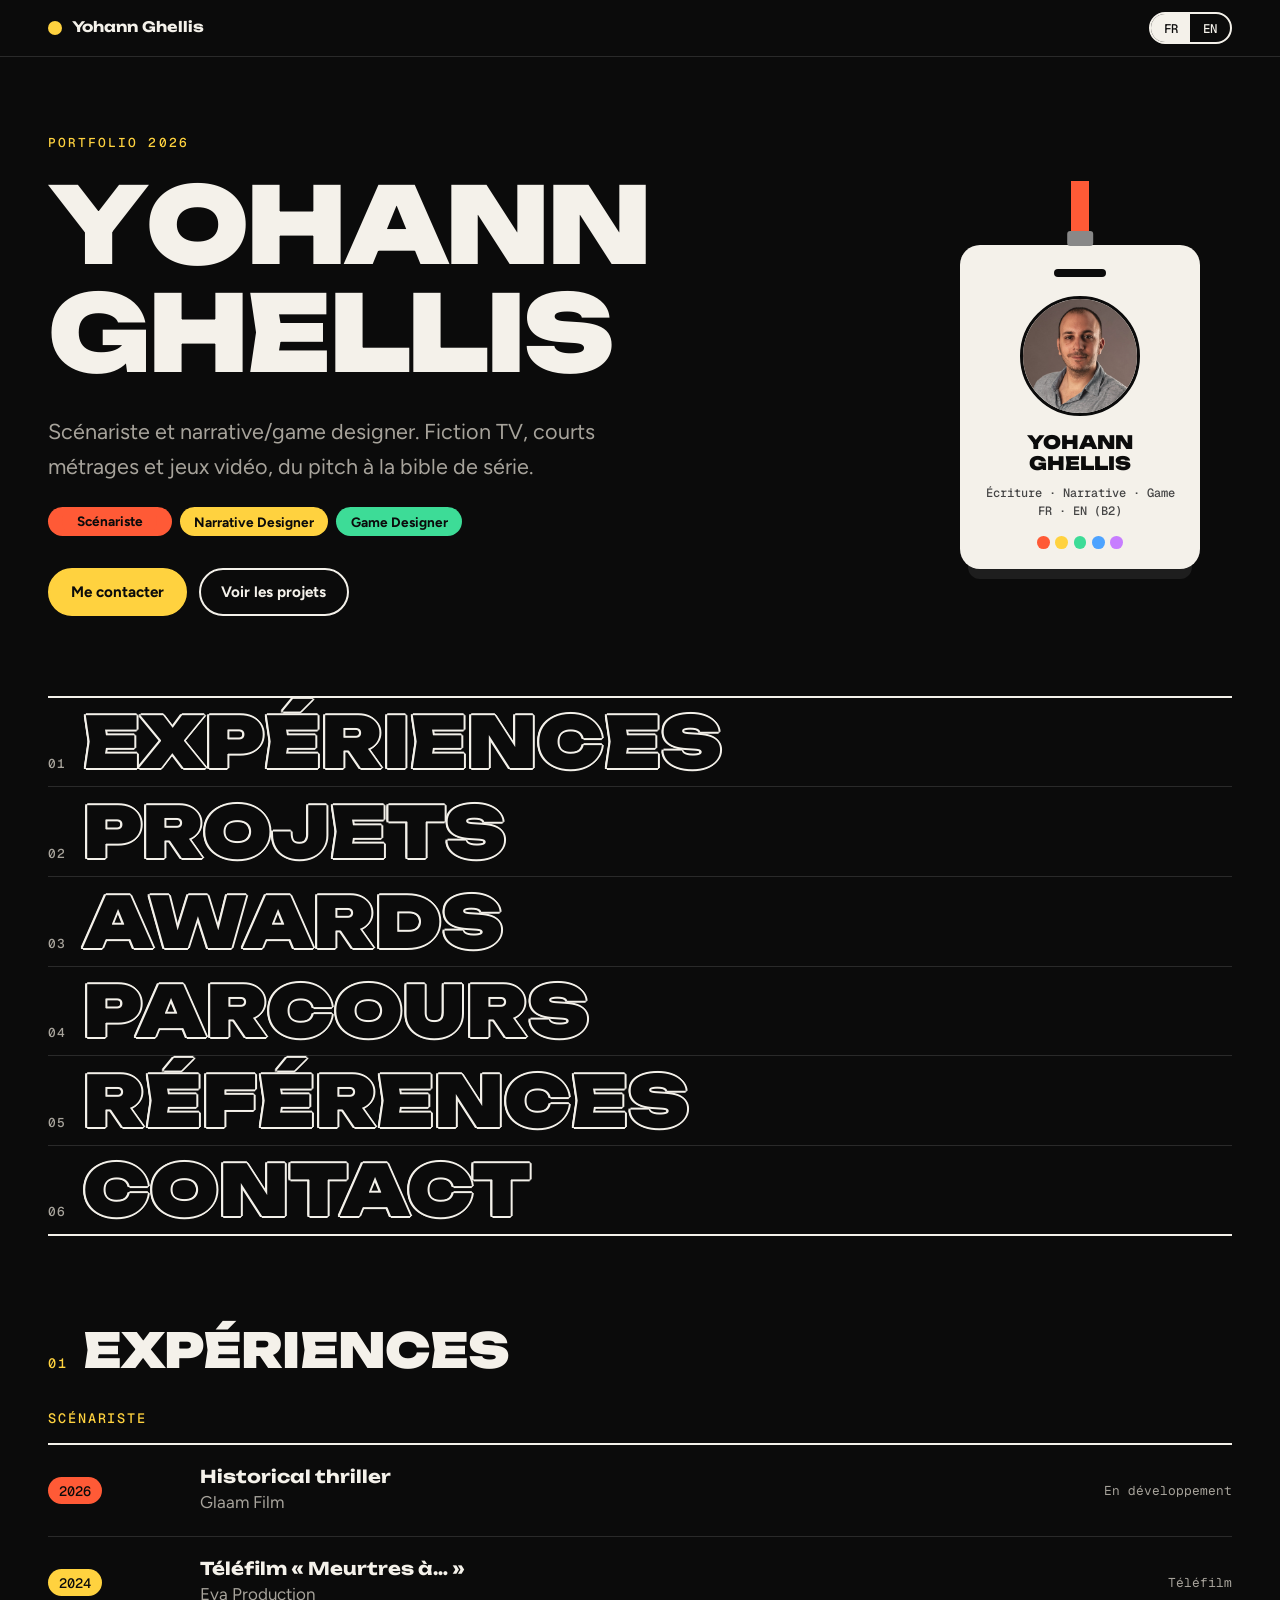
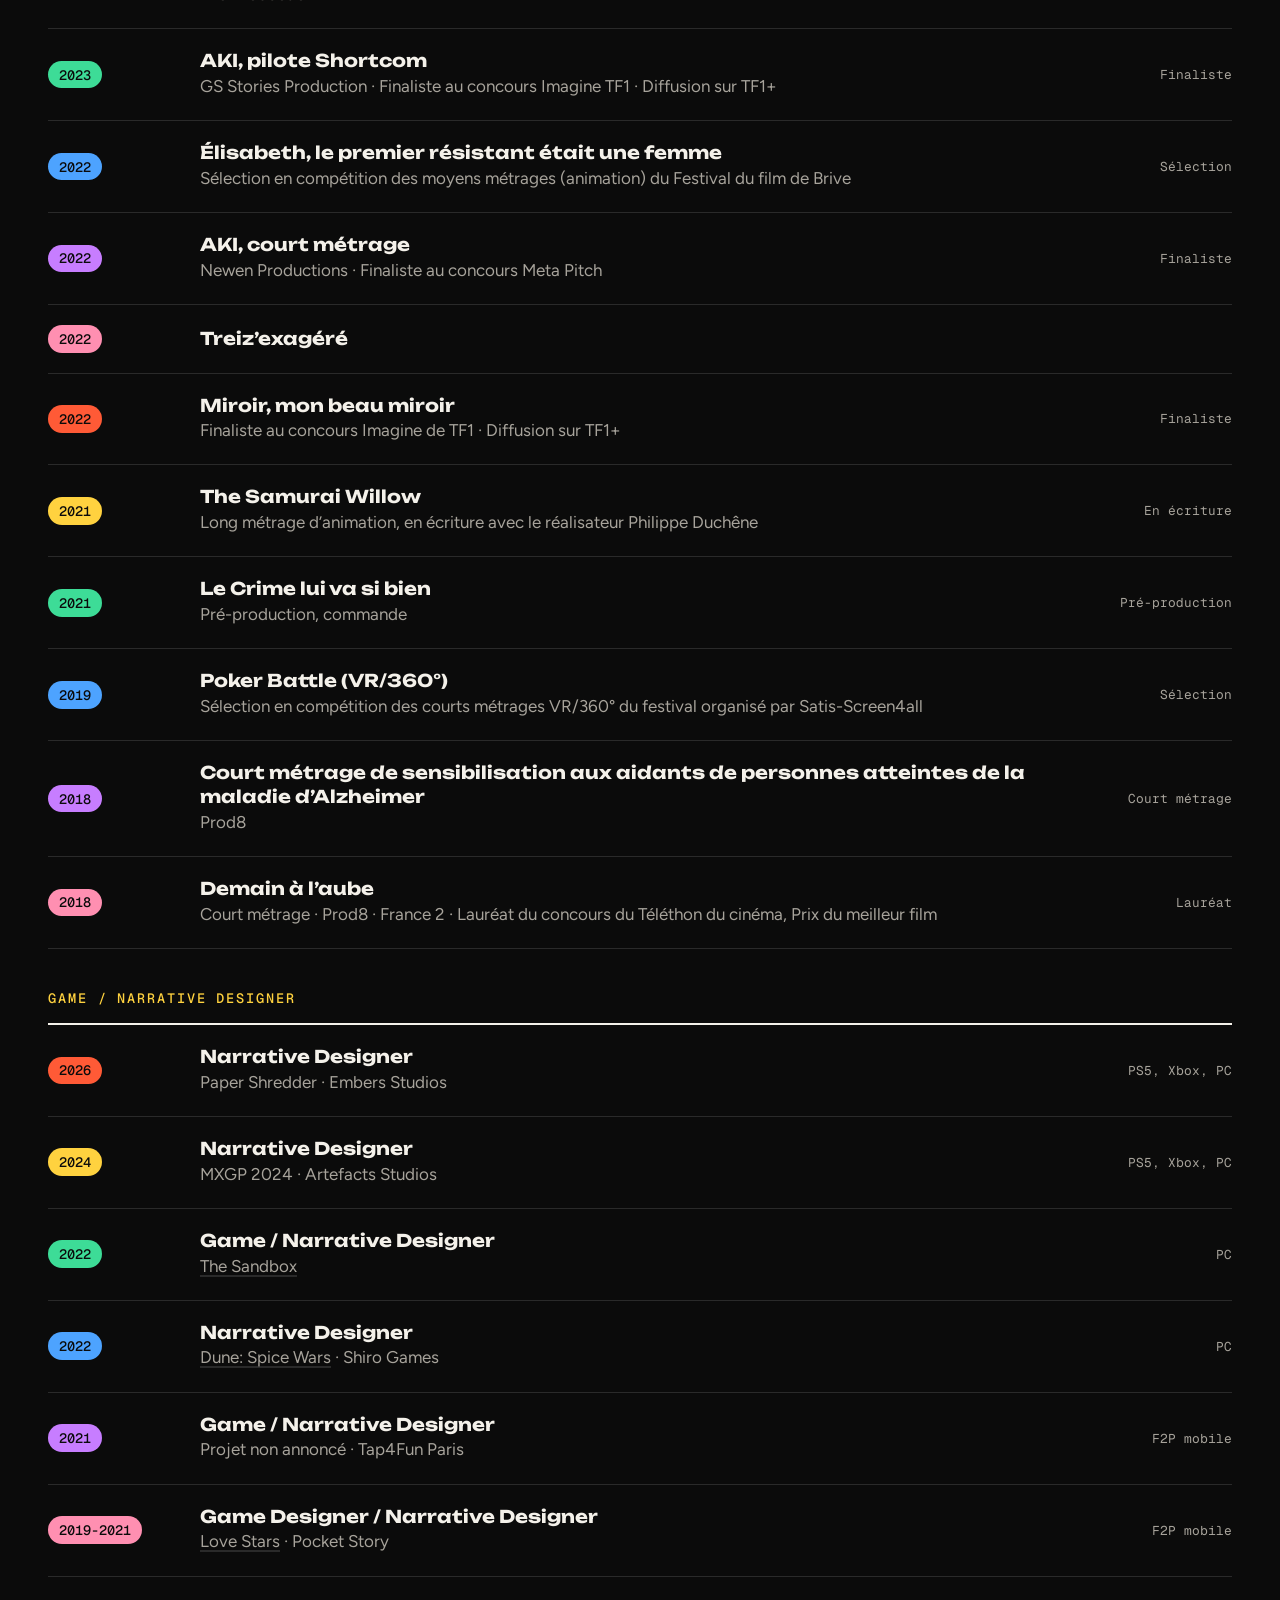
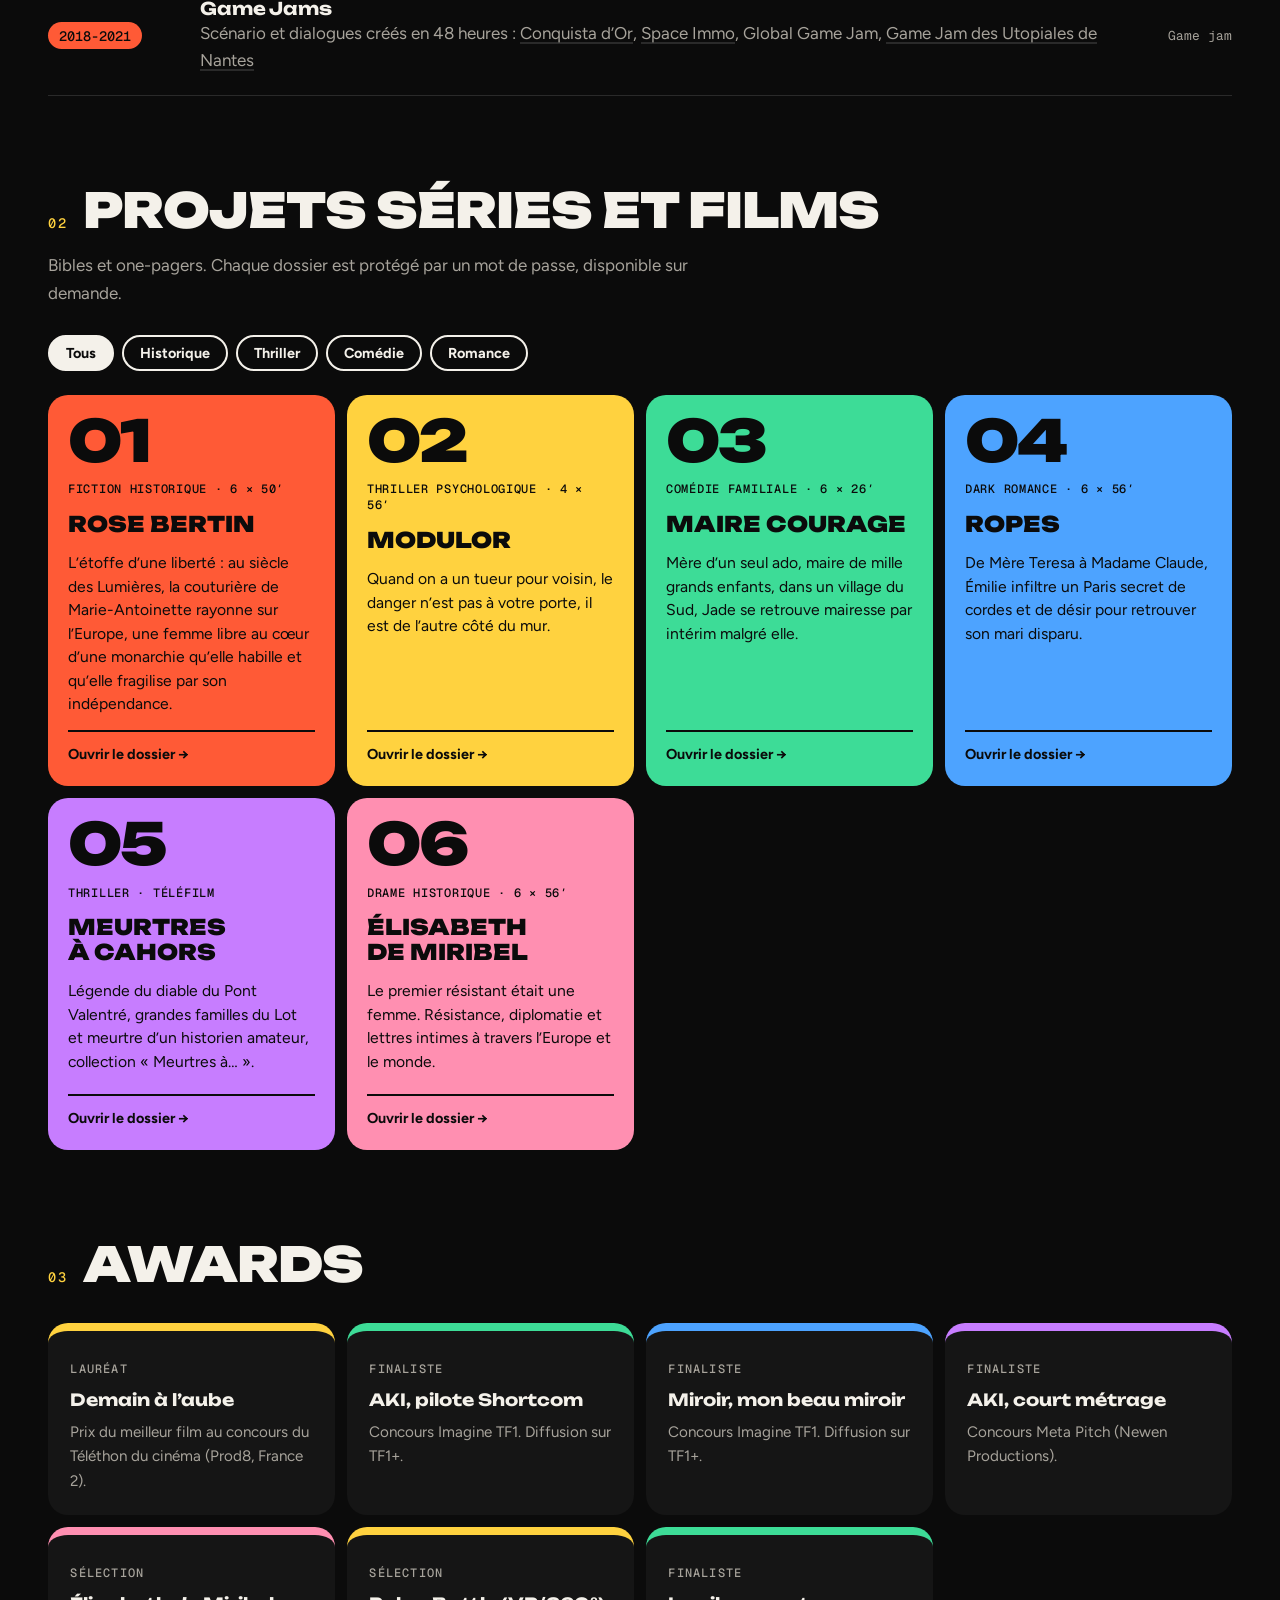
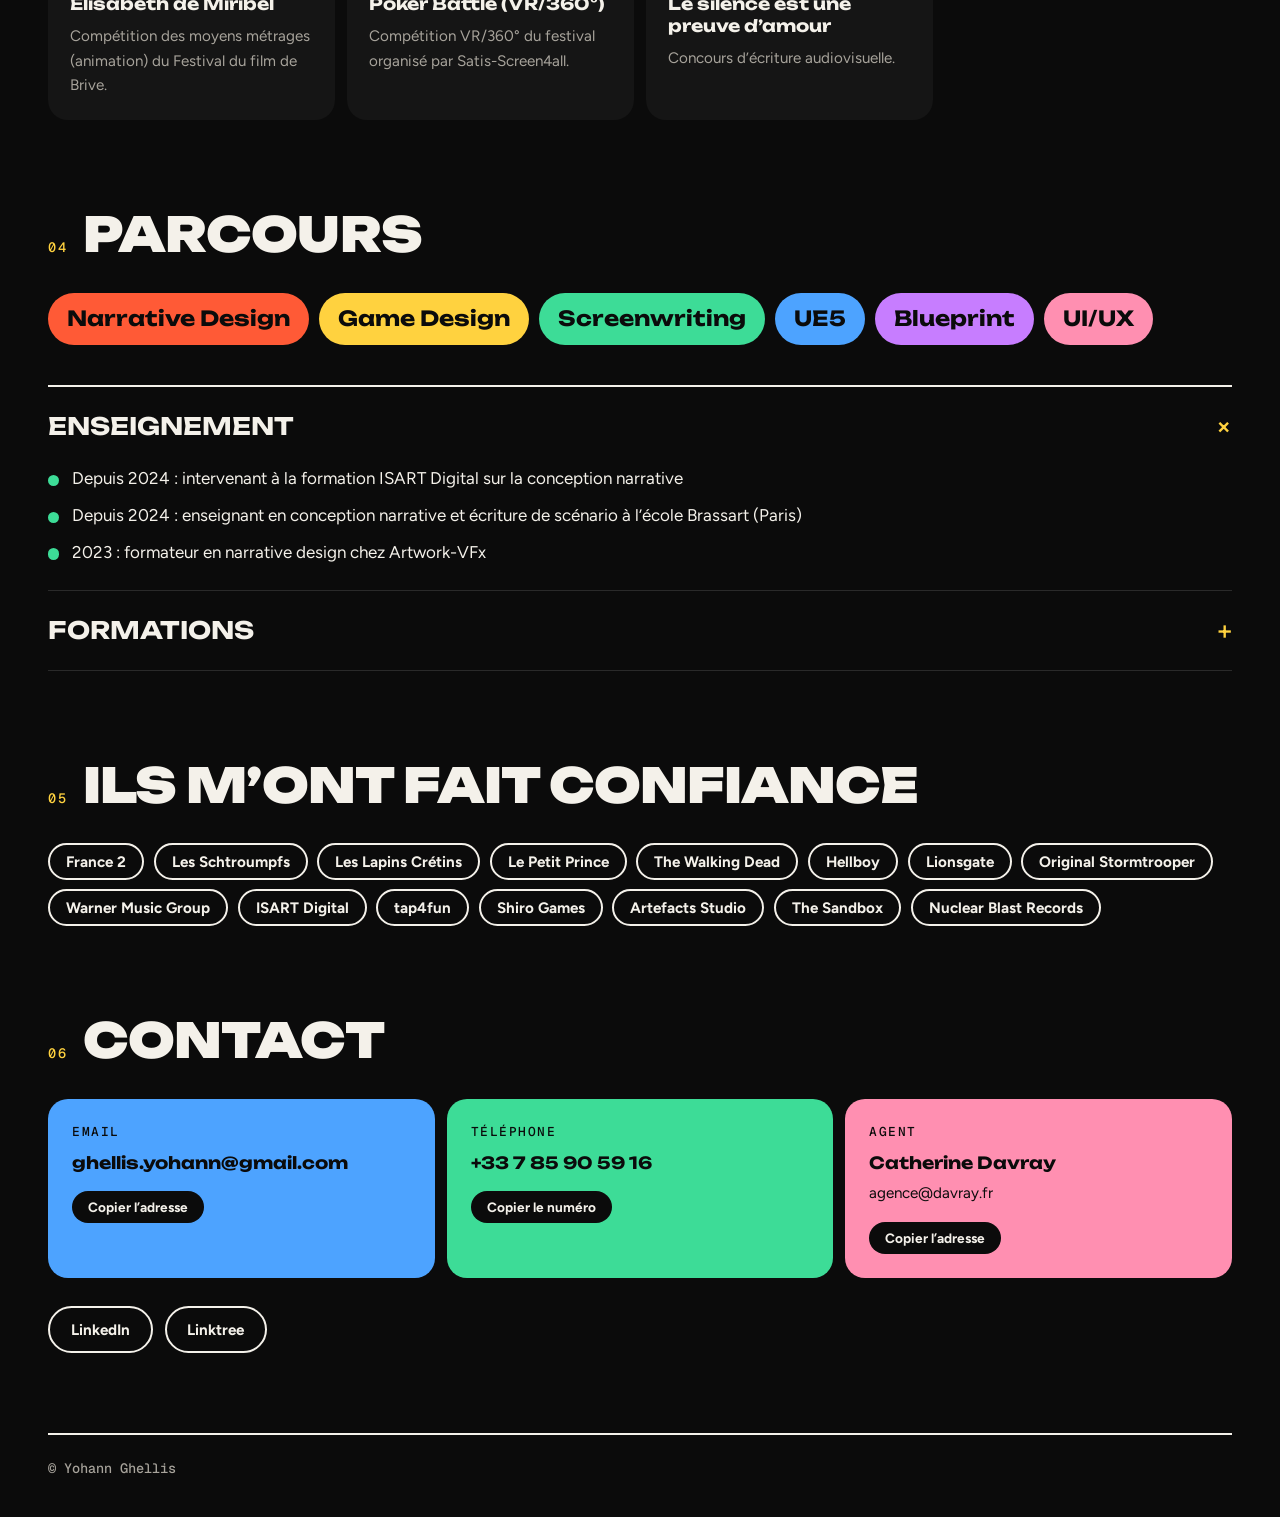
<file: index.html>
<!doctype html>
<html lang="fr">
<head>
<meta charset="utf-8">
<meta name="viewport" content="width=device-width, initial-scale=1">
<meta name="description" content="Yohann Ghellis, scénariste et narrative/game designer. Fiction TV, courts métrages et jeux vidéo. Portfolio bilingue FR/EN.">
<meta name="theme-color" content="#0b0b0b">
<meta property="og:title" content="Yohann Ghellis, Portfolio">
<meta property="og:description" content="Scénariste et narrative/game designer.">
<meta property="og:type" content="website">
<meta property="og:locale" content="fr_FR">
<title>Yohann Ghellis Portfolio</title>
<link rel="stylesheet" href="https://fonts.googleapis.com/css2?family=Unbounded:wght@500;700;900&family=Figtree:wght@400;600;700&family=Geist+Mono:wght@400;500&display=swap">
<style>
/* Layout: near-black stage, bouncing display letters beside a swinging ID badge, outlined index, then five-to-six bright numbered columns for projects */
:root{
  color-scheme:dark;
  --bg:#0b0b0b;
  --panel:#151515;
  --fg:#f4f1ea;
  --muted:#a7a39b;
  --line:#2a2a2a;
  --c1:#ff5a36;
  --c2:#ffd23f;
  --c3:#3ddc97;
  --c4:#4da3ff;
  --c5:#c77dff;
  --c6:#ff8fb1;
  --ink:#0b0b0b;
  --font-display:'Unbounded','Arial Black',system-ui,sans-serif;
  --font-body:'Figtree','Segoe UI',system-ui,sans-serif;
  --font-mono:'Geist Mono',ui-monospace,Menlo,Consolas,monospace;
}
*{box-sizing:border-box}
body{margin:0}
html{scroll-behavior:smooth;scroll-padding-top:4.5rem}
body{background:var(--bg);color:var(--fg);font-family:var(--font-body);font-size:1.0625rem;line-height:1.6;padding-inline:1rem;padding-block:0;overflow-x:hidden}
a{color:inherit}
a:focus-visible,button:focus-visible,summary:focus-visible{outline:3px solid var(--c2);outline-offset:3px;border-radius:6px}
.wrap{max-width:74rem;margin-inline:auto}
html[data-lang="en"] .fr{display:none}
html:not([data-lang="en"]) .en{display:none}

/* header */
.top{position:sticky;top:env(safe-area-inset-top,0px);z-index:20;background:var(--bg);border-bottom:1px solid var(--line);margin-inline:-1rem;padding-inline:1rem}
.top .wrap{display:flex;align-items:center;justify-content:space-between;gap:1rem;min-height:3.5rem}
.brand{font-family:var(--font-display);font-weight:700;font-size:.9rem;text-decoration:none;display:flex;align-items:center;gap:.6rem;white-space:nowrap}
.brand i{width:.9rem;height:.9rem;border-radius:50%;background:var(--c2);display:inline-block}
.lang{display:inline-flex;border:2px solid var(--fg);border-radius:999px;overflow:hidden}
.lang button{font:500 .78rem var(--font-mono);background:transparent;color:var(--fg);border:0;padding:.35rem .8rem;cursor:pointer}
.lang button[aria-pressed="true"]{background:var(--fg);color:var(--ink)}

/* hero */
.hero{display:grid;grid-template-columns:minmax(0,1fr) minmax(0,19rem);gap:2rem 3rem;align-items:center;padding-block:clamp(2.5rem,6vw,5rem) clamp(2.5rem,5vw,4rem)}
.kicker{font:500 .8rem var(--font-mono);letter-spacing:.16em;text-transform:uppercase;color:var(--c2);margin:0 0 1.25rem}
h1{font-family:var(--font-display);font-weight:900;font-size:clamp(2.1rem,9.6vw,6.6rem);line-height:1.02;letter-spacing:-.03em;margin:0;text-transform:uppercase}
h1 .w{display:block;white-space:nowrap}
h1 .ch{display:inline-block;transform-origin:50% 100%;cursor:default}
h1 .ch.b{animation:bounce .7s cubic-bezier(.3,1.6,.5,1)}
@keyframes bounce{0%{transform:translateY(0)}35%{transform:translateY(-.22em) rotate(-4deg)}70%{transform:translateY(.03em)}100%{transform:translateY(0)}}
.lede{font-size:clamp(1.1rem,2.3vw,1.35rem);max-width:36rem;margin:1.75rem 0 0;color:var(--muted);text-wrap:pretty}
.roles{display:flex;flex-wrap:wrap;gap:.5rem;margin-top:1.5rem}
.roles span{font:700 .85rem var(--font-body);padding:.4rem .9rem;border-radius:999px;color:var(--ink)}
.roles span:nth-child(1){background:var(--c1)}.roles span:nth-child(2){background:var(--c2)}.roles span:nth-child(3){background:var(--c3)}
.actions{display:flex;flex-wrap:wrap;gap:.75rem;margin-top:2rem}
.btn{display:inline-flex;align-items:center;gap:.5rem;font:700 .95rem var(--font-body);text-decoration:none;padding:.8rem 1.3rem;border-radius:999px;border:2px solid var(--fg);background:transparent;color:var(--fg);cursor:pointer;transition:transform .2s}
.btn:hover{transform:translateY(-3px) rotate(-1deg)}
.btn.solid{background:var(--c2);border-color:var(--c2);color:var(--ink)}

/* badge */
.lanyard{display:flex;justify-content:center;min-width:0;padding-top:0}
.swing{transform-origin:50% 0;animation:swing 5s ease-in-out infinite;display:flex;flex-direction:column;align-items:center;width:100%;max-width:15rem}
@keyframes swing{0%,100%{transform:rotate(-3deg)}50%{transform:rotate(3deg)}}
.strap{width:1.1rem;height:3.5rem;background:var(--c1);border-radius:0 0 3px 3px;position:relative}
.strap::after{content:"";position:absolute;left:50%;bottom:-.55rem;width:1.6rem;height:.9rem;background:#888;border-radius:3px;transform:translateX(-50%)}
.badge{margin-top:.5rem;width:100%;background:var(--fg);color:var(--ink);border-radius:1.25rem;padding:1.5rem 1.25rem 1.25rem;text-align:center;box-shadow:0 18px 0 -8px rgba(255,255,255,.08)}
.slot{width:3.2rem;height:.5rem;background:var(--bg);border-radius:999px;margin:0 auto 1.2rem}
.avatar{width:7.5rem;height:7.5rem;border-radius:50%;background:var(--c2);margin:0 auto 1rem;display:grid;place-items:center;font-family:var(--font-display);font-weight:900;font-size:2.4rem;border:3px solid var(--ink);position:relative;overflow:hidden}
.avatar img{width:100%;height:100%;object-fit:cover;display:block}
.avatar::before{display:none;content:"";position:absolute;inset:auto -10% -30% -10%;height:55%;background:var(--c4);border-radius:50% 50% 0 0}
.avatar b{position:relative;z-index:1}
.badge h2{font-family:var(--font-display);font-weight:900;font-size:1.15rem;line-height:1.15;margin:0;text-transform:uppercase}
.badge p{font:500 .75rem var(--font-mono);margin:.6rem 0 0;color:#444;line-height:1.5}
.badge .bar{display:flex;justify-content:center;gap:.35rem;margin-top:1rem}
.badge .bar i{width:.8rem;height:.8rem;border-radius:50%}
.badge .bar i:nth-child(1){background:var(--c1)}.badge .bar i:nth-child(2){background:var(--c2)}.badge .bar i:nth-child(3){background:var(--c3)}.badge .bar i:nth-child(4){background:var(--c4)}.badge .bar i:nth-child(5){background:var(--c5)}

/* outlined index */
.index{border-block:2px solid var(--fg);margin-block:1rem 0}
.index a{--o:var(--fg);--w:.028em;display:flex;align-items:baseline;gap:1rem;text-decoration:none;padding-block:.35rem;border-bottom:1px solid var(--line);color:var(--bg);text-shadow:calc(var(--w)*-1) 0 var(--o),var(--w) 0 var(--o),0 calc(var(--w)*-1) var(--o),0 var(--w) var(--o),calc(var(--w)*-.75) calc(var(--w)*-.75) var(--o),calc(var(--w)*.75) calc(var(--w)*-.75) var(--o),calc(var(--w)*-.75) calc(var(--w)*.75) var(--o),calc(var(--w)*.75) calc(var(--w)*.75) var(--o);font-family:var(--font-display);font-weight:900;font-size:clamp(1.7rem,7.2vw,4.4rem);line-height:1.1;text-transform:uppercase;transition:color .2s,padding-left .2s;min-width:0}
.index a:last-child{border-bottom:0}
.index a small{font:500 .8rem var(--font-mono);text-shadow:none;color:var(--muted);letter-spacing:.1em}
.index a:hover,.index a:focus-visible{color:var(--c2);--o:var(--c2);padding-left:1rem}

/* sections */
section{padding-block:clamp(3rem,7vw,5.5rem) 0}
.sh{display:flex;align-items:baseline;gap:1rem;margin-bottom:2rem;flex-wrap:wrap}
.sh .n{font:500 .85rem var(--font-mono);color:var(--c2);letter-spacing:.12em}
.sh h2{font-family:var(--font-display);font-weight:900;font-size:clamp(1.6rem,5vw,3rem);line-height:1.1;letter-spacing:-.02em;margin:0;text-transform:uppercase;text-wrap:balance}
.note{color:var(--muted);margin:-1rem 0 1.75rem;max-width:40rem}

/* experience */
.xp{list-style:none;margin:0;padding:0;border-top:2px solid var(--fg)}
.xp li{display:grid;grid-template-columns:8rem minmax(0,1fr) auto;gap:.3rem 1.5rem;padding-block:1.25rem;border-bottom:1px solid var(--line);align-items:center}
.xp .y{font:500 .85rem var(--font-mono);color:var(--ink);padding:.3rem .7rem;border-radius:999px;justify-self:start}
.xp li:nth-child(6n+1) .y{background:var(--c1)}.xp li:nth-child(6n+2) .y{background:var(--c2)}.xp li:nth-child(6n+3) .y{background:var(--c3)}.xp li:nth-child(6n+4) .y{background:var(--c4)}.xp li:nth-child(6n+5) .y{background:var(--c5)}.xp li:nth-child(6n) .y{background:var(--c6)}
.xh{font:500 .85rem var(--font-mono);letter-spacing:.14em;text-transform:uppercase;color:var(--c2);margin:2.5rem 0 1rem}
.xh:first-of-type{margin-top:0}
.xp strong{font-family:var(--font-display);font-weight:700;font-size:1.1rem;display:block;line-height:1.35}
.xp .t{min-width:0}
.xp .t span{color:var(--muted)}
.xp .t strong span{color:inherit}
.xp .t a{text-decoration-thickness:2px;text-underline-offset:3px;text-decoration-color:var(--line)}
.xp .t a:hover{text-decoration-color:var(--c2);color:var(--c2)}
.xp .p{font:400 .8rem var(--font-mono);color:var(--muted);text-align:right}

/* filters */
.filters{display:flex;flex-wrap:wrap;gap:.5rem;margin-bottom:1.5rem}
.filters button{font:700 .9rem var(--font-body);background:transparent;color:var(--fg);border:2px solid var(--fg);border-radius:999px;padding:.45rem 1rem;cursor:pointer}
.filters button[aria-pressed="true"]{background:var(--fg);color:var(--ink)}

/* project columns */
.cols{display:grid;grid-template-columns:repeat(auto-fit,minmax(min(100%,15rem),1fr));gap:.75rem}
.col{display:flex;flex-direction:column;gap:.9rem;padding:1.25rem;border-radius:1.25rem;color:var(--ink);text-decoration:none;min-width:0;min-height:22rem;transition:transform .25s}
.col:hover{transform:translateY(-6px) rotate(-.6deg)}
.col[hidden]{display:none}
.col:nth-child(1){background:var(--c1)}.col:nth-child(2){background:var(--c2)}.col:nth-child(3){background:var(--c3)}.col:nth-child(4){background:var(--c4)}.col:nth-child(5){background:var(--c5)}.col:nth-child(6){background:var(--c6)}
.col .num{font-family:var(--font-display);font-weight:900;font-size:3.6rem;line-height:.9;letter-spacing:-.04em}
.col .fmt{font:500 .75rem var(--font-mono);letter-spacing:.06em;text-transform:uppercase}
.col h3{font-family:var(--font-display);font-weight:900;font-size:1.35rem;line-height:1.15;margin:0;text-transform:uppercase;text-wrap:balance}
.col p{margin:0;font-size:.98rem;line-height:1.5;flex:1}
.col .go{font-weight:700;font-size:.9rem;border-top:2px solid var(--ink);padding-top:.7rem}

/* awards */
.aw{display:grid;grid-template-columns:repeat(auto-fit,minmax(min(100%,15rem),1fr));gap:.75rem}
.aw div{background:var(--panel);border-radius:1.25rem;padding:1.4rem;border-top:.5rem solid var(--c2)}
.aw div:nth-child(5n+2){border-top-color:var(--c3)}.aw div:nth-child(5n+3){border-top-color:var(--c4)}.aw div:nth-child(5n+4){border-top-color:var(--c5)}.aw div:nth-child(5n){border-top-color:var(--c6)}
.aw .s{font:500 .75rem var(--font-mono);letter-spacing:.1em;text-transform:uppercase;color:var(--muted)}
.aw h3{font-family:var(--font-display);font-weight:700;font-size:1.05rem;line-height:1.3;margin:.5rem 0 .6rem}
.aw p{margin:0;color:var(--muted);font-size:.95rem}

/* skills */
.chips{display:flex;flex-wrap:wrap;gap:.6rem;margin:0;padding:0;list-style:none}
.chips li{font-family:var(--font-display);font-weight:700;font-size:clamp(.95rem,3.2vw,1.3rem);padding:.6rem 1.2rem;border-radius:999px;color:var(--ink)}
.chips li:nth-child(1){background:var(--c1)}.chips li:nth-child(2){background:var(--c2)}.chips li:nth-child(3){background:var(--c3)}.chips li:nth-child(4){background:var(--c4)}.chips li:nth-child(5){background:var(--c5)}.chips li:nth-child(6){background:var(--c6)}

.chips.trust li{font:700 .95rem var(--font-body);background:transparent;color:var(--fg);border:2px solid var(--fg);padding:.45rem 1rem}

/* accordion */
.acc{border-top:2px solid var(--fg)}
details{border-bottom:1px solid var(--line)}
summary{list-style:none;cursor:pointer;display:flex;justify-content:space-between;align-items:center;gap:1rem;padding-block:1.25rem;font-family:var(--font-display);font-weight:700;font-size:clamp(1.05rem,3.4vw,1.5rem);text-transform:uppercase}
summary::-webkit-details-marker{display:none}
summary::after{content:"+";font:500 1.6rem var(--font-mono);color:var(--c2);transition:transform .25s}
details[open] summary::after{transform:rotate(45deg)}
details ul{margin:0 0 1.5rem;padding:0;list-style:none;display:grid;gap:.6rem}
details li{padding-left:1.5rem;position:relative;color:var(--fg)}
details li::before{content:"";position:absolute;left:0;top:.55em;width:.7rem;height:.7rem;border-radius:50%;background:var(--c3)}

/* contact */
.ct{display:grid;grid-template-columns:repeat(auto-fit,minmax(min(100%,16rem),1fr));gap:.75rem}
.box{padding:1.5rem;border-radius:1.25rem;color:var(--ink);min-width:0}
.box:nth-child(1){background:var(--c4)}.box:nth-child(2){background:var(--c3)}.box:nth-child(3){background:var(--c6)}
.box h3{font:500 .8rem var(--font-mono);letter-spacing:.12em;text-transform:uppercase;margin:0 0 .8rem}
.val{font-family:var(--font-display);font-weight:700;font-size:1.05rem;line-height:1.35;overflow-wrap:anywhere;margin:0 0 1rem;user-select:all}
.sub{margin:-.6rem 0 1rem;font-size:.95rem;overflow-wrap:anywhere}
.copy{font:700 .85rem var(--font-body);background:var(--ink);color:var(--fg);border:0;border-radius:999px;padding:.5rem 1rem;cursor:pointer}
.copy:hover{transform:translateY(-2px)}
.links{display:flex;flex-wrap:wrap;gap:.75rem;margin-top:1.75rem}
footer{margin-top:clamp(3rem,7vw,5rem);border-top:2px solid var(--fg);padding-block:1.5rem 2.5rem;font:500 .85rem var(--font-mono);color:var(--muted)}

@media (max-width:820px){
  .hero{grid-template-columns:minmax(0,1fr)}
  .lanyard{order:-1}
  .swing{max-width:12rem}
  .strap{height:2rem}
  .avatar{width:5.5rem;height:5.5rem;font-size:1.8rem}
  .xp li{grid-template-columns:minmax(0,1fr);gap:.5rem}
  .xp .p{text-align:left}
  .col{min-height:0}
}
@media (prefers-reduced-motion:reduce){
  html{scroll-behavior:auto}
  .swing,h1 .ch.b{animation:none}
  .btn,.col,.index a{transition:none}
}
</style>

</head>
<body>
<header class="top">
  <div class="wrap">
    <a class="brand" href="#top"><i></i>Yohann Ghellis</a>
    <div class="lang" role="group" aria-label="Langue / Language">
      <button type="button" id="b-fr" aria-pressed="true">FR</button>
      <button type="button" id="b-en" aria-pressed="false">EN</button>
    </div>
  </div>
</header>

<main class="wrap" id="top">
  <div class="hero">
    <div>
      <p class="kicker"><span class="fr">Portfolio 2026</span><span class="en">Portfolio 2026</span></p>
      <h1 id="name" aria-label="Yohann Ghellis"><span class="w">Yohann</span><span class="w">Ghellis</span></h1>
      <p class="lede">
        <span class="fr">Scénariste et narrative/game designer. Fiction TV, courts métrages et jeux vidéo, du pitch à la bible de série.</span>
        <span class="en">Screenwriter and narrative/game designer. TV fiction, short films and video games, from pitch to series bible.</span>
      </p>
      <div class="roles"><span><span class="fr">Scénariste</span><span class="en">Screenwriter</span></span><span>Narrative Designer</span><span>Game Designer</span></div>
      <div class="actions">
        <a class="btn solid" href="#contact"><span class="fr">Me contacter</span><span class="en">Get in touch</span></a>
        <a class="btn" href="#projets"><span class="fr">Voir les projets</span><span class="en">See projects</span></a>
      </div>
    </div>
    <div class="lanyard" aria-hidden="true">
      <div class="swing">
        <div class="strap"></div>
        <div class="badge">
          <div class="slot"></div>
          <div class="avatar"><img src="assets/cv_img_14.jpeg" alt="" width="120" height="120"></div>
          <h2>Yohann<br>Ghellis</h2>
          <p>Écriture · Narrative · Game<br>FR · EN (B2)</p>
          <div class="bar"><i></i><i></i><i></i><i></i><i></i></div>
        </div>
      </div>
    </div>
  </div>

  <nav class="index" aria-label="Sommaire">
    <a href="#experiences"><small>01</small><span class="fr">Expériences</span><span class="en">Experience</span></a>
    <a href="#projets"><small>02</small><span class="fr">Projets</span><span class="en">Projects</span></a>
    <a href="#awards"><small>03</small>Awards</a>
    <a href="#parcours"><small>04</small><span class="fr">Parcours</span><span class="en">Background</span></a>
    <a href="#confiance"><small>05</small><span class="fr">Références</span><span class="en">Credits</span></a>
    <a href="#contact"><small>06</small>Contact</a>
  </nav>

  <section id="experiences">
    <div class="sh"><span class="n">01</span><h2><span class="fr">Expériences</span><span class="en">Experience</span></h2></div>
    <h3 class="xh"><span class="fr">Scénariste</span><span class="en">Screenwriter</span></h3>
    <ul class="xp">
      <li><span class="y">2026</span><div class="t"><strong>Historical thriller</strong><span>Glaam Film</span></div><span class="p"><span class="fr">En développement</span><span class="en">In development</span></span></li>
      <li><span class="y">2024</span><div class="t"><strong><span class="fr">Téléfilm « Meurtres à… »</span><span class="en">TV movie “Meurtres à…”</span></strong><span>Eva Production</span></div><span class="p"><span class="fr">Téléfilm</span><span class="en">TV movie</span></span></li>
      <li><span class="y">2023</span><div class="t"><strong><span class="fr">AKI, pilote Shortcom</span><span class="en">AKI, Shortcom pilot</span></strong><span><span class="fr">GS Stories Production · Finaliste au concours Imagine TF1 · Diffusion sur TF1+</span><span class="en">GS Stories Production · Finalist, Imagine TF1 competition · Broadcast on TF1+</span></span></div><span class="p"><span class="fr">Finaliste</span><span class="en">Finalist</span></span></li>
      <li><span class="y">2022</span><div class="t"><strong><span class="fr">Élisabeth, le premier résistant était une femme</span><span class="en">Élisabeth, the first Resistance fighter was a woman</span></strong><span><span class="fr">Sélection en compétition des moyens métrages (animation) du Festival du film de Brive</span><span class="en">Selected in the medium-length (animation) competition, Brive Film Festival</span></span></div><span class="p"><span class="fr">Sélection</span><span class="en">Selection</span></span></li>
      <li><span class="y">2022</span><div class="t"><strong><span class="fr">AKI, court métrage</span><span class="en">AKI, short film</span></strong><span><span class="fr">Newen Productions · Finaliste au concours Meta Pitch</span><span class="en">Newen Productions · Finalist, Meta Pitch competition</span></span></div><span class="p"><span class="fr">Finaliste</span><span class="en">Finalist</span></span></li>
      <li><span class="y">2022</span><div class="t"><strong>Treiz’exagéré</strong></div><span class="p"></span></li>
      <li><span class="y">2022</span><div class="t"><strong>Miroir, mon beau miroir</strong><span><span class="fr">Finaliste au concours Imagine de TF1 · Diffusion sur TF1+</span><span class="en">Finalist, TF1 Imagine competition · Broadcast on TF1+</span></span></div><span class="p"><span class="fr">Finaliste</span><span class="en">Finalist</span></span></li>
      <li><span class="y">2021</span><div class="t"><strong>The Samurai Willow</strong><span><span class="fr">Long métrage d’animation, en écriture avec le réalisateur Philippe Duchêne</span><span class="en">Animated feature film, in writing with director Philippe Duchêne</span></span></div><span class="p"><span class="fr">En écriture</span><span class="en">In writing</span></span></li>
      <li><span class="y">2021</span><div class="t"><strong>Le Crime lui va si bien</strong><span><span class="fr">Pré-production, commande</span><span class="en">Pre-production, commissioned</span></span></div><span class="p"><span class="fr">Pré-production</span><span class="en">Pre-production</span></span></li>
      <li><span class="y">2019</span><div class="t"><strong>Poker Battle (VR/360°)</strong><span><span class="fr">Sélection en compétition des courts métrages VR/360° du festival organisé par Satis-Screen4all</span><span class="en">Selected in the VR/360° short film competition, festival organised by Satis-Screen4all</span></span></div><span class="p"><span class="fr">Sélection</span><span class="en">Selection</span></span></li>
      <li><span class="y">2018</span><div class="t"><strong><span class="fr">Court métrage de sensibilisation aux aidants de personnes atteintes de la maladie d’Alzheimer</span><span class="en">Awareness short film for carers of people with Alzheimer’s disease</span></strong><span>Prod8</span></div><span class="p"><span class="fr">Court métrage</span><span class="en">Short film</span></span></li>
      <li><span class="y">2018</span><div class="t"><strong>Demain à l’aube</strong><span><span class="fr">Court métrage · Prod8 · France 2 · Lauréat du concours du Téléthon du cinéma, Prix du meilleur film</span><span class="en">Short film · Prod8 · France 2 · Winner of the Téléthon du cinéma competition, Best Film Award</span></span></div><span class="p"><span class="fr">Lauréat</span><span class="en">Winner</span></span></li>
    </ul>
    <h3 class="xh"><span class="fr">Game / Narrative designer</span><span class="en">Game / Narrative designer</span></h3>
    <ul class="xp">
      <li><span class="y">2026</span><div class="t"><strong>Narrative Designer</strong><span>Paper Shredder · Embers Studios</span></div><span class="p">PS5, Xbox, PC</span></li>
      <li><span class="y">2024</span><div class="t"><strong>Narrative Designer</strong><span>MXGP 2024 · Artefacts Studios</span></div><span class="p">PS5, Xbox, PC</span></li>
      <li><span class="y">2022</span><div class="t"><strong>Game / Narrative Designer</strong><span><a href="https://www.sandbox.game/en/" target="_blank" rel="noopener">The Sandbox</a></span></div><span class="p">PC</span></li>
      <li><span class="y">2022</span><div class="t"><strong>Narrative Designer</strong><span><a href="https://store.steampowered.com/app/1605220/Dune_Spice_Wars/?l=french" target="_blank" rel="noopener">Dune: Spice Wars</a> · Shiro Games</span></div><span class="p">PC</span></li>
      <li><span class="y">2021</span><div class="t"><strong>Game / Narrative Designer</strong><span><span class="fr">Projet non annoncé</span><span class="en">Unannounced project</span> · Tap4Fun Paris</span></div><span class="p">F2P mobile</span></li>
      <li><span class="y">2019-2021</span><div class="t"><strong>Game Designer / Narrative Designer</strong><span><a href="https://apps.apple.com/us/app/love-star-choices-story/id1533578468" target="_blank" rel="noopener">Love Stars</a> · Pocket Story</span></div><span class="p">F2P mobile</span></li>
      <li><span class="y">2018-2021</span><div class="t"><strong>Game Jams</strong><span><span class="fr">Scénario et dialogues créés en 48 heures :</span><span class="en">Script and dialogue written in 48 hours:</span> <a href="https://v3.globalgamejam.org/2021/games/conquistador-0" target="_blank" rel="noopener">Conquista d’Or</a>, <a href="https://globalgamejam.org/2019/games/spaceimmo" target="_blank" rel="noopener">Space Immo</a>, Global Game Jam, <a href="https://www.utopialesgamejam.com/ugj-2017/" target="_blank" rel="noopener">Game Jam des Utopiales de Nantes</a></span></div><span class="p">Game jam</span></li>
    </ul>
  </section>

  <section id="projets">
    <div class="sh"><span class="n">02</span><h2><span class="fr">Projets séries et films</span><span class="en">Series and film projects</span></h2></div>
    <p class="note"><span class="fr">Bibles et one-pagers. Chaque dossier est protégé par un mot de passe, disponible sur demande.</span><span class="en">Bibles and one-pagers. Each file is password protected, available on request.</span></p>
    <div class="filters" role="group" aria-label="Filtrer par genre / Filter by genre">
      <button type="button" data-f="all" aria-pressed="true"><span class="fr">Tous</span><span class="en">All</span></button>
      <button type="button" data-f="hist" aria-pressed="false"><span class="fr">Historique</span><span class="en">Historical</span></button>
      <button type="button" data-f="thriller" aria-pressed="false">Thriller</button>
      <button type="button" data-f="com" aria-pressed="false"><span class="fr">Comédie</span><span class="en">Comedy</span></button>
      <button type="button" data-f="rom" aria-pressed="false">Romance</button>
    </div>
    <div class="cols" id="cols">
      <a class="col" data-g="hist" href="projets/rose-bertin.html" target="_blank" rel="noopener">
        <span class="num">01</span>
        <span class="fmt"><span class="fr">Fiction historique · 6 × 50′</span><span class="en">Historical fiction · 6 × 50′</span></span>
        <h3>Rose Bertin</h3>
        <p><span class="fr">L’étoffe d’une liberté : au siècle des Lumières, la couturière de Marie-Antoinette rayonne sur l’Europe, une femme libre au cœur d’une monarchie qu’elle habille et qu’elle fragilise par son indépendance.</span><span class="en">The fabric of freedom: in the Age of Enlightenment, Marie-Antoinette’s dressmaker shines across Europe, a free woman at the heart of a monarchy she dresses and unsettles with her independence.</span></p>
        <span class="go"><span class="fr">Ouvrir le dossier</span><span class="en">Open the file</span> →</span>
      </a>
      <a class="col" data-g="thriller" href="projets/modulor.html" target="_blank" rel="noopener">
        <span class="num">02</span>
        <span class="fmt"><span class="fr">Thriller psychologique · 4 × 56′</span><span class="en">Psychological thriller · 4 × 56′</span></span>
        <h3>Modulor</h3>
        <p><span class="fr">Quand on a un tueur pour voisin, le danger n’est pas à votre porte, il est de l’autre côté du mur.</span><span class="en">When your neighbour is a killer, the danger is not at your door, it is on the other side of the wall.</span></p>
        <span class="go"><span class="fr">Ouvrir le dossier</span><span class="en">Open the file</span> →</span>
      </a>
      <a class="col" data-g="com" href="projets/faia-maire-courage.html" target="_blank" rel="noopener">
        <span class="num">03</span>
        <span class="fmt"><span class="fr">Comédie familiale · 6 × 26′</span><span class="en">Family comedy · 6 × 26′</span></span>
        <h3>Maire courage</h3>
        <p><span class="fr">Mère d’un seul ado, maire de mille grands enfants, dans un village du Sud, Jade se retrouve mairesse par intérim malgré elle.</span><span class="en">Mother of one teenager, mayor of a thousand grown-up kids, in a village in the South, Jade ends up acting mayor against her will.</span></p>
        <span class="go"><span class="fr">Ouvrir le dossier</span><span class="en">Open the file</span> →</span>
      </a>
      <a class="col" data-g="rom" href="projets/ropes.html" target="_blank" rel="noopener">
        <span class="num">04</span>
        <span class="fmt"><span class="fr">Dark romance · 6 × 56′</span><span class="en">Dark romance · 6 × 56′</span></span>
        <h3>Ropes</h3>
        <p><span class="fr">De Mère Teresa à Madame Claude, Émilie infiltre un Paris secret de cordes et de désir pour retrouver son mari disparu.</span><span class="en">From Mother Teresa to Madame Claude, Émilie infiltrates a secret Paris of ropes and desire to find her missing husband.</span></p>
        <span class="go"><span class="fr">Ouvrir le dossier</span><span class="en">Open the file</span> →</span>
      </a>
      <a class="col" data-g="thriller" href="projets/meurtres-a-cahors.html" target="_blank" rel="noopener">
        <span class="num">05</span>
        <span class="fmt"><span class="fr">Thriller · Téléfilm</span><span class="en">Thriller · TV movie</span></span>
        <h3>Meurtres à Cahors</h3>
        <p><span class="fr">Légende du diable du Pont Valentré, grandes familles du Lot et meurtre d’un historien amateur, collection « Meurtres à… ».</span><span class="en">The legend of the devil of the Pont Valentré, great families of the Lot and the murder of an amateur historian, part of the “Meurtres à…” collection.</span></p>
        <span class="go"><span class="fr">Ouvrir le dossier</span><span class="en">Open the file</span> →</span>
      </a>
      <a class="col" data-g="hist" href="projets/elisabeth-de-miribel.html" target="_blank" rel="noopener">
        <span class="num">06</span>
        <span class="fmt"><span class="fr">Drame historique · 6 × 56′</span><span class="en">Historical drama · 6 × 56′</span></span>
        <h3>Élisabeth de Miribel</h3>
        <p><span class="fr">Le premier résistant était une femme. Résistance, diplomatie et lettres intimes à travers l’Europe et le monde.</span><span class="en">The first Resistance fighter was a woman. Resistance, diplomacy and intimate letters across Europe and the world.</span></p>
        <span class="go"><span class="fr">Ouvrir le dossier</span><span class="en">Open the file</span> →</span>
      </a>
    </div>
  </section>

  <section id="awards">
    <div class="sh"><span class="n">03</span><h2>Awards</h2></div>
    <div class="aw">
      <div><span class="s"><span class="fr">Lauréat</span><span class="en">Winner</span></span><h3>Demain à l’aube</h3><p><span class="fr">Prix du meilleur film au concours du Téléthon du cinéma (Prod8, France 2).</span><span class="en">Best Film Award, Téléthon du cinéma competition (Prod8, France 2).</span></p></div>
      <div><span class="s"><span class="fr">Finaliste</span><span class="en">Finalist</span></span><h3><span class="fr">AKI, pilote Shortcom</span><span class="en">AKI, Shortcom pilot</span></h3><p><span class="fr">Concours Imagine TF1. Diffusion sur TF1+.</span><span class="en">Imagine TF1 competition. Broadcast on TF1+.</span></p></div>
      <div><span class="s"><span class="fr">Finaliste</span><span class="en">Finalist</span></span><h3>Miroir, mon beau miroir</h3><p><span class="fr">Concours Imagine TF1. Diffusion sur TF1+.</span><span class="en">Imagine TF1 competition. Broadcast on TF1+.</span></p></div>
      <div><span class="s"><span class="fr">Finaliste</span><span class="en">Finalist</span></span><h3><span class="fr">AKI, court métrage</span><span class="en">AKI, short film</span></h3><p><span class="fr">Concours Meta Pitch (Newen Productions).</span><span class="en">Meta Pitch competition (Newen Productions).</span></p></div>
      <div><span class="s"><span class="fr">Sélection</span><span class="en">Selection</span></span><h3>Élisabeth de Miribel</h3><p><span class="fr">Compétition des moyens métrages (animation) du Festival du film de Brive.</span><span class="en">Medium-length (animation) competition, Brive Film Festival.</span></p></div>
      <div><span class="s"><span class="fr">Sélection</span><span class="en">Selection</span></span><h3>Poker Battle (VR/360°)</h3><p><span class="fr">Compétition VR/360° du festival organisé par Satis-Screen4all.</span><span class="en">VR/360° competition, festival organised by Satis-Screen4all.</span></p></div>
      <div><span class="s"><span class="fr">Finaliste</span><span class="en">Finalist</span></span><h3><span class="fr">Le silence est une preuve d’amour</span><span class="en">Silence Is a Proof of Love</span></h3><p><span class="fr">Concours d’écriture audiovisuelle.</span><span class="en">Audiovisual writing competition.</span></p></div>
    </div>
  </section>

  <section id="parcours">
    <div class="sh"><span class="n">04</span><h2><span class="fr">Parcours</span><span class="en">Background</span></h2></div>
    <ul class="chips" style="margin-bottom:2.5rem">
      <li>Narrative Design</li><li>Game Design</li><li>Screenwriting</li><li>UE5</li><li>Blueprint</li><li>UI/UX</li>
    </ul>
    <div class="acc">
      <details open>
        <summary><span class="fr">Enseignement</span><span class="en">Teaching</span></summary>
        <ul>
          <li><span class="fr">Depuis 2024 : intervenant à la formation ISART Digital sur la conception narrative</span><span class="en">Since 2024: guest lecturer on narrative design at ISART Digital</span></li>
          <li><span class="fr">Depuis 2024 : enseignant en conception narrative et écriture de scénario à l’école Brassart (Paris)</span><span class="en">Since 2024: teacher of narrative design and screenwriting at Brassart school (Paris)</span></li>
          <li><span class="fr">2023 : formateur en narrative design chez Artwork-VFx</span><span class="en">2023: narrative design trainer at Artwork-VFx</span></li>
        </ul>
      </details>
      <details>
        <summary><span class="fr">Formations</span><span class="en">Training</span></summary>
        <ul>
          <li><span class="fr">Fémis : écriture d’une bible dans le cadre de la création d’une série</span><span class="en">Fémis: writing a bible for the creation of a series</span></li>
          <li><span class="fr">CEEA : construction d’un épisode d’une série policière</span><span class="en">CEEA: structuring an episode of a crime series</span></li>
          <li><span class="fr">Atelier « Dialoguer une quotidienne » (Guillaume Desouhant)</span><span class="en">Workshop “Writing dialogue for a daily series” (Guillaume Desouhant)</span></li>
          <li><span class="fr">Séries télévisées : la révolution narrative (Nicola Lusuardi)</span><span class="en">TV series: the narrative revolution (Nicola Lusuardi)</span></li>
          <li><span class="fr">Créer une bible de série (Denis Lima)</span><span class="en">Creating a series bible (Denis Lima)</span></li>
          <li><span class="fr">Écrire une bible pour une série TV d’animation adaptée d’une BD</span><span class="en">Writing a bible for an animated TV series adapted from a comic</span></li>
          <li><span class="fr">Udemy : Unreal Engine 5 / Blueprint ; UI/UX Design</span><span class="en">Udemy: Unreal Engine 5 / Blueprint; UI/UX Design</span></li>
        </ul>
      </details>
    </div>
  </section>

  <section id="confiance">
    <div class="sh"><span class="n">05</span><h2><span class="fr">Ils m’ont fait confiance</span><span class="en">They trusted me</span></h2></div>
    <ul class="chips trust">
      <li>France 2</li>
      <li>Les Schtroumpfs</li>
      <li>Les Lapins Crétins</li>
      <li>Le Petit Prince</li>
      <li>The Walking Dead</li>
      <li>Hellboy</li>
      <li>Lionsgate</li>
      <li>Original Stormtrooper</li>
      <li>Warner Music Group</li>
      <li>ISART Digital</li>
      <li>tap4fun</li>
      <li>Shiro Games</li>
      <li>Artefacts Studio</li>
      <li>The Sandbox</li>
      <li>Nuclear Blast Records</li>
    </ul>
  </section>

  <section id="contact">
    <div class="sh"><span class="n">06</span><h2>Contact</h2></div>
    <div class="ct">
      <div class="box">
        <h3>Email</h3>
        <p class="val">ghellis.yohann@gmail.com</p>
        <button type="button" class="copy" data-copy="ghellis.yohann@gmail.com"><span class="fr">Copier l’adresse</span><span class="en">Copy address</span></button>
      </div>
      <div class="box">
        <h3><span class="fr">Téléphone</span><span class="en">Phone</span></h3>
        <p class="val">+33 7 85 90 59 16</p>
        <button type="button" class="copy" data-copy="+33 7 85 90 59 16"><span class="fr">Copier le numéro</span><span class="en">Copy number</span></button>
      </div>
      <div class="box">
        <h3><span class="fr">Agent</span><span class="en">Agent</span></h3>
        <p class="val">Catherine Davray</p>
        <p class="sub">agence@davray.fr</p>
        <button type="button" class="copy" data-copy="agence@davray.fr"><span class="fr">Copier l’adresse</span><span class="en">Copy address</span></button>
      </div>
    </div>
    <div class="links">
      <a class="btn" href="https://www.linkedin.com/in/yohann-gh-491b72199/" target="_blank" rel="noopener">LinkedIn</a>
      <a class="btn" href="https://linktr.ee/yohannghe" target="_blank" rel="noopener">Linktree</a>
    </div>
  </section>

  <footer>© Yohann Ghellis</footer>
</main>

<script>
(function(){
  var root=document.documentElement;
  var bFr=document.getElementById('b-fr'),bEn=document.getElementById('b-en');
  function setLang(l){
    if(l==='en'){root.setAttribute('data-lang','en');}else{root.removeAttribute('data-lang');}
    root.lang=l==='en'?'en':'fr';
    bFr.setAttribute('aria-pressed',l==='en'?'false':'true');
    bEn.setAttribute('aria-pressed',l==='en'?'true':'false');
    try{localStorage.setItem('yg-lang',l);}catch(e){}
  }
  bFr.addEventListener('click',function(){setLang('fr');});
  bEn.addEventListener('click',function(){setLang('en');});
  var saved=null;try{saved=localStorage.getItem('yg-lang');}catch(e){}
  if(saved==='en'){setLang('en');}

  /* bouncing letters */
  var reduce=window.matchMedia&&window.matchMedia('(prefers-reduced-motion: reduce)').matches;
  var words=document.querySelectorAll('#name .w');
  var all=[];
  words.forEach(function(w){
    var t=w.textContent;w.textContent='';
    t.split('').forEach(function(c){
      var s=document.createElement('span');s.className='ch';s.setAttribute('aria-hidden','true');s.textContent=c;w.appendChild(s);all.push(s);
    });
  });
  function bounce(el){
    if(reduce)return;
    el.classList.remove('b');void el.offsetWidth;el.classList.add('b');
  }
  all.forEach(function(el){
    el.addEventListener('mouseenter',function(){bounce(el);});
    el.addEventListener('touchstart',function(){bounce(el);},{passive:true});
  });
  all.forEach(function(el,i){setTimeout(function(){bounce(el);},250+i*70);});

  /* filters */
  var fb=document.querySelectorAll('.filters button'),cards=document.querySelectorAll('#cols .col');
  fb.forEach(function(b){
    b.addEventListener('click',function(){
      var f=b.getAttribute('data-f');
      fb.forEach(function(x){x.setAttribute('aria-pressed',x===b?'true':'false');});
      var n=0;
      cards.forEach(function(c){
        var show=f==='all'||c.getAttribute('data-g')===f;
        c.hidden=!show;
        if(show){n++;c.querySelector('.num').textContent=(n<10?'0':'')+n;}
      });
    });
  });

  /* copy */
  document.querySelectorAll('.copy').forEach(function(btn){
    btn.addEventListener('click',function(){
      var txt=btn.getAttribute('data-copy');
      var prev=btn.innerHTML;
      function done(ok){
        btn.textContent=ok?(root.getAttribute('data-lang')==='en'?'Copied':'Copié'):(root.getAttribute('data-lang')==='en'?'Select and copy':'Sélectionnez et copiez');
        setTimeout(function(){btn.innerHTML=prev;},1800);
      }
      try{navigator.clipboard.writeText(txt).then(function(){done(true);},function(){done(false);});}
      catch(e){done(false);}
    });
  });
})();
</script>

</body>
</html>
</file>
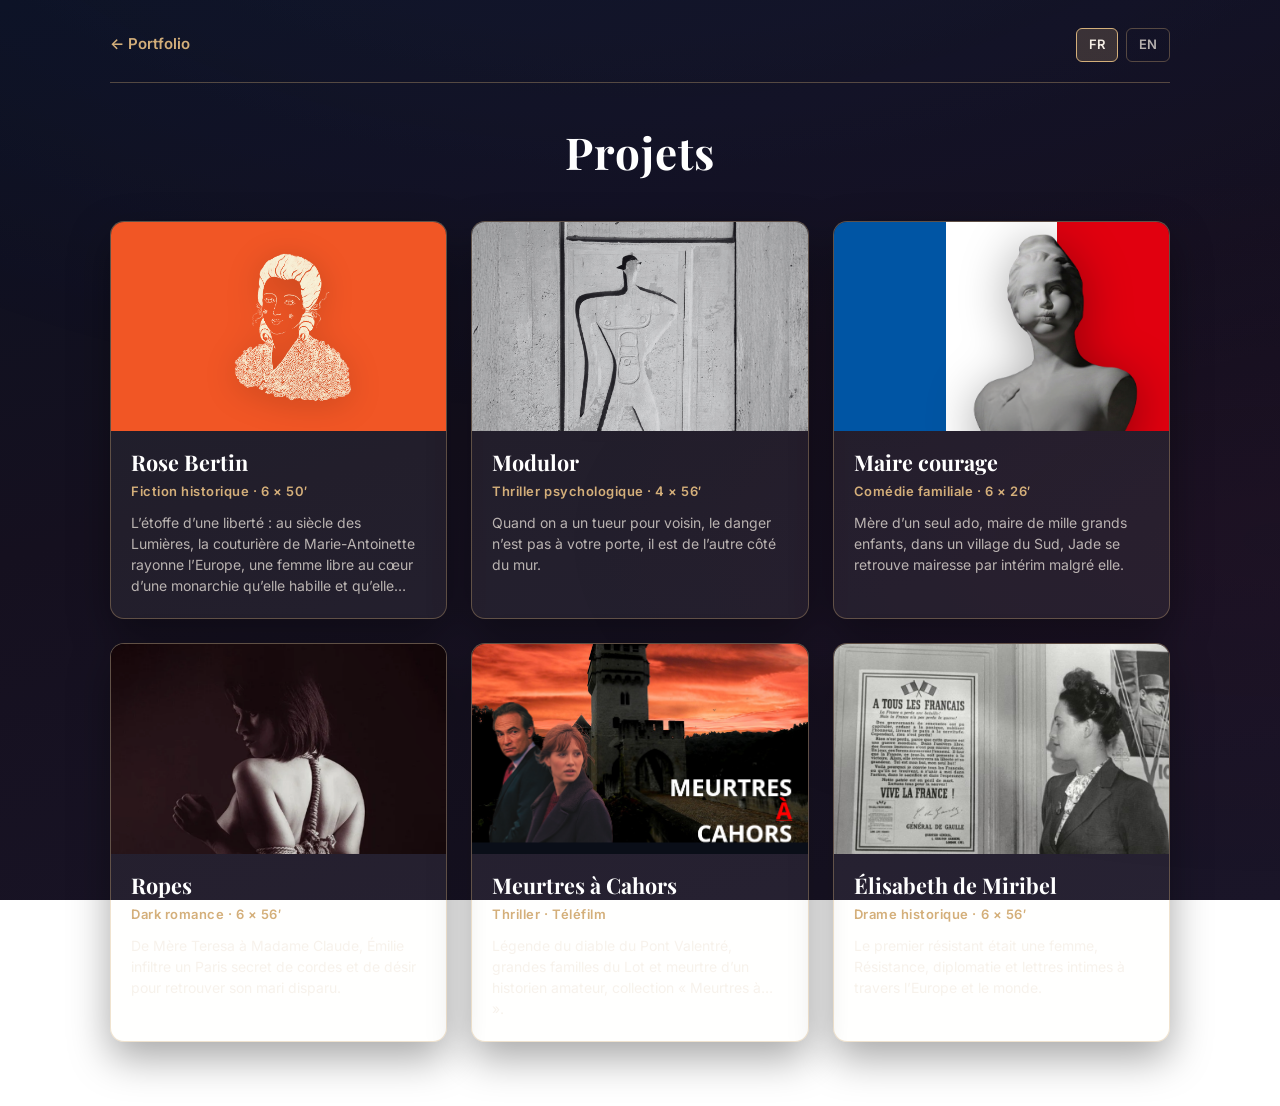
<file: projets.html>
<!DOCTYPE html>
<html lang="fr">
<head>
  <meta charset="UTF-8" />
  <meta name="viewport" content="width=device-width, initial-scale=1.0" />
  <meta name="description" content="Projets de séries et films, bibles et one-pagers. Yohann Ghellis." />
  <title>Projets, Yohann Ghellis</title>
  <link rel="stylesheet" href="assets/pitch-onepager.css" />
</head>
<body class="hub-page">
  <div class="hub-wrap">
    <header class="hub-top">
      <a class="hub-back" href="index.html" data-i18n-hub="back">← Portfolio</a>
      <div class="hub-lang" role="group" aria-label="Langue">
        <button type="button" class="active" data-hub-lang="fr" aria-pressed="true">FR</button>
        <button type="button" data-hub-lang="en" aria-pressed="false">EN</button>
      </div>
    </header>

    <h1 class="hub-title" data-i18n-hub="hub_title">Projets</h1>

    <main>
      <div class="project-grid">
        <a class="project-card" href="projets/rose-bertin.html">
          <div class="project-card-thumb thumb-proj-cover thumb-proj-cover--orange">
            <img class="thumb-proj-cover-img" src="assets/rose-bertin/cover-illustration.png" alt="" width="631" height="619" loading="lazy" decoding="async" />
          </div>
          <div class="project-card-body">
            <h2 class="project-card-title" data-i18n-hub="card_rb_title">Rose Bertin</h2>
            <p class="project-card-meta" data-i18n-hub="card_rb_meta">Fiction historique · 6 × 50′</p>
            <p class="project-card-logline" data-i18n-hub="card_rb_log">
              L’étoffe d’une liberté : au siècle des Lumières, la couturière de Marie-Antoinette rayonne l’Europe, une femme libre au cœur d’une monarchie qu’elle habille et qu’elle fragilise par son indépendance.
            </p>
          </div>
        </a>

        <a class="project-card" href="projets/modulor.html">
          <div class="project-card-thumb thumb-proj-cover">
            <img class="thumb-proj-cover-img" src="assets/modulor/cover-illustration.jpg" alt="" width="800" height="600" loading="lazy" decoding="async" />
          </div>
          <div class="project-card-body">
            <h2 class="project-card-title" data-i18n-hub="card_mod_title">Modulor</h2>
            <p class="project-card-meta" data-i18n-hub="card_mod_meta">Thriller psychologique · 4 × 56′</p>
            <p class="project-card-logline" data-i18n-hub="card_mod_log">
              Quand on a un tueur pour voisin, le danger n’est pas à votre porte, il est de l’autre côté du mur.
            </p>
          </div>
        </a>

        <a class="project-card" href="projets/faia-maire-courage.html">
          <div class="project-card-thumb thumb-proj-cover thumb-proj-faia">
            <img class="thumb-proj-cover-img" src="assets/faia/cover-illustration.png" alt="" width="800" height="600" loading="lazy" decoding="async" />
          </div>
          <div class="project-card-body">
            <h2 class="project-card-title" data-i18n-hub="card_faia_title">Maire courage</h2>
            <p class="project-card-meta" data-i18n-hub="card_faia_meta">Comédie familiale · 6 × 26′</p>
            <p class="project-card-logline" data-i18n-hub="card_faia_log">
              Mère d’un seul ado, maire de mille grands enfants, dans un village du Sud, Jade se retrouve mairesse par intérim malgré elle.
            </p>
          </div>
        </a>

        <a class="project-card" href="projets/ropes.html">
          <div class="project-card-thumb thumb-proj-cover">
            <img class="thumb-proj-cover-img" src="assets/ropes/cover-illustration.png" alt="" width="642" height="696" loading="lazy" decoding="async" />
          </div>
          <div class="project-card-body">
            <h2 class="project-card-title" data-i18n-hub="card_ropes_title">Ropes</h2>
            <p class="project-card-meta" data-i18n-hub="card_ropes_meta">Dark romance · 6 × 56′</p>
            <p class="project-card-logline" data-i18n-hub="card_ropes_log">
              De Mère Teresa à Madame Claude, Émilie infiltre un Paris secret de cordes et de désir pour retrouver son mari disparu.
            </p>
          </div>
        </a>

        <a class="project-card" href="projets/meurtres-a-cahors.html">
          <div class="project-card-thumb thumb-proj-cover thumb-proj-meurtres">
            <img class="thumb-proj-cover-img" src="assets/meurtres-cahors/cover-illustration.png" alt="" width="677" height="501" loading="lazy" decoding="async" />
          </div>
          <div class="project-card-body">
            <h2 class="project-card-title" data-i18n-hub="card_cahors_title">Meurtres à Cahors</h2>
            <p class="project-card-meta" data-i18n-hub="card_cahors_meta">Thriller · Téléfilm</p>
            <p class="project-card-logline" data-i18n-hub="card_cahors_log">
              Légende du diable du Pont Valentré, grandes familles du Lot et meurtre d’un historien amateur, collection « Meurtres à… ».
            </p>
          </div>
        </a>

        <a class="project-card" href="projets/elisabeth-de-miribel.html">
          <div class="project-card-thumb thumb-proj-cover">
            <img class="thumb-proj-cover-img" src="assets/elisabeth/cover-illustration.jpg" alt="" width="800" height="600" loading="lazy" decoding="async" />
          </div>
          <div class="project-card-body">
            <h2 class="project-card-title" data-i18n-hub="card_elis_title">Élisabeth de Miribel</h2>
            <p class="project-card-meta" data-i18n-hub="card_elis_meta">Drame historique · 6 × 56′</p>
            <p class="project-card-logline" data-i18n-hub="card_elis_log">
              Le premier résistant était une femme, Résistance, diplomatie et lettres intimes à travers l’Europe et le monde.
            </p>
          </div>
        </a>
      </div>
    </main>
  </div>

  <dialog id="projets-gate" class="projets-gate" aria-labelledby="projets-gate-title">
    <form class="projets-gate-form" id="projets-gate-form" novalidate>
      <h2 id="projets-gate-title" data-i18n-hub="gate_title">Accès au dossier</h2>
      <p data-i18n-hub="gate_intro">Saisissez le mot de passe pour ouvrir ce projet.</p>
      <input
        type="password"
        id="projets-gate-input"
        name="projets-access"
        autocomplete="current-password"
        data-i18n-hub-ph="gate_placeholder"
        placeholder="Mot de passe"
        aria-describedby="projets-gate-error"
      />
      <p id="projets-gate-error" class="projets-gate-error" role="alert" aria-live="polite"></p>
      <div class="projets-gate-actions">
        <button type="button" id="projets-gate-cancel" data-i18n-hub="gate_cancel">Annuler</button>
        <button type="submit" data-i18n-hub="gate_submit">Valider</button>
      </div>
    </form>
  </dialog>

  <script>
    const PROJETS_ACCESS_PASS = 'projet2026';
    const PROJETS_ACCESS_KEY = 'yg_projets_unlock';

    const hubI18n = {
      fr: {
        back: '← Portfolio',
        hub_title: 'Projets',
        gate_title: 'Accès au dossier',
        gate_intro: 'Saisissez le mot de passe pour ouvrir ce projet.',
        gate_placeholder: 'Mot de passe',
        gate_submit: 'Valider',
        gate_cancel: 'Annuler',
        gate_wrong: 'Mot de passe incorrect.',
        card_rb_title: 'Rose Bertin',
        card_rb_meta: 'Fiction historique · 6 × 50′',
        card_rb_log:
          'L’étoffe d’une liberté : au siècle des Lumières, la couturière de Marie-Antoinette rayonne l’Europe, une femme libre au cœur d’une monarchie qu’elle habille et qu’elle fragilise par son indépendance.',
        card_mod_title: 'Modulor',
        card_mod_meta: 'Thriller psychologique · 4 × 56′',
        card_mod_log:
          'Quand on a un tueur pour voisin, le danger n’est pas à votre porte, il est de l’autre côté du mur.',
        card_faia_title: 'Maire courage',
        card_faia_meta: 'Comédie familiale · 6 × 26′',
        card_faia_log:
          'Mère d’un seul ado, maire de mille grands enfants, dans un village du Sud, Jade se retrouve mairesse par intérim malgré elle.',
        card_ropes_title: 'Ropes',
        card_ropes_meta: 'Dark romance · 6 × 56′',
        card_ropes_log:
          'De Mère Teresa à Madame Claude, Émilie infiltre un Paris secret de cordes et de désir pour retrouver son mari disparu.',
        card_cahors_title: 'Meurtres à Cahors',
        card_cahors_meta: 'Thriller · Téléfilm',
        card_cahors_log:
          'Légende du diable du Pont Valentré, grandes familles du Lot et meurtre d’un historien amateur, collection « Meurtres à… ».',
        card_elis_title: 'Élisabeth de Miribel',
        card_elis_meta: 'Drame historique · 6 × 56′',
        card_elis_log:
          'Le premier résistant était une femme, Résistance, diplomatie et lettres intimes à travers l’Europe et le monde.',
      },
      en: {
        back: '← Portfolio',
        hub_title: 'Projects',
        gate_title: 'Folder access',
        gate_intro: 'Enter the password to open this project.',
        gate_placeholder: 'Password',
        gate_submit: 'Continue',
        gate_cancel: 'Cancel',
        gate_wrong: 'Incorrect password.',
        card_rb_title: 'Rose Bertin',
        card_rb_meta: 'Historical drama · 6 × 50′',
        card_rb_log:
          '<em>The fabric of freedom.</em> In the Age of Enlightenment, Marie-Antoinette’s dressmaker shines across Europe, a free woman at the heart of a monarchy she clothes and unsettles.',
        card_mod_title: 'Modulor',
        card_mod_meta: 'Psychological thriller · 4 × 56′',
        card_mod_log:
          'When your neighbour is a killer, the danger isn’t at your door, it’s on the other side of the wall.',
        card_faia_title: 'Maire courage',
        card_faia_meta: 'Family comedy · 6 × 26′',
        card_faia_log:
          'Mother of one teen, mayor of a thousand big kids, in a southern village, Jade becomes acting mayor whether she likes it or not.',
        card_ropes_title: 'Ropes',
        card_ropes_meta: 'Dark romance · 6 × 56′',
        card_ropes_log:
          'From Mother Teresa to Madame Claude, Émilie infiltrates a secret Paris of rope and desire to find her missing husband.',
        card_cahors_title: 'Meurtres à Cahors',
        card_cahors_meta: 'Thriller · TV movie',
        card_cahors_log:
          'Legend of the Devil’s pact on the Pont Valentré, great Lot families, and a murdered amateur historian, “Meurtres à…” collection.',
        card_elis_title: 'Élisabeth de Miribel',
        card_elis_meta: 'Historical drama · 6 × 56′',
        card_elis_log:
          'The first resistor was a woman, Resistance, diplomacy, and intimate letters across Europe and the world.',
      },
    };

    let hubLang = 'fr';

    function applyHubLang(lang) {
      hubLang = lang;
      document.querySelectorAll('[data-i18n-hub]').forEach((el) => {
        const key = el.getAttribute('data-i18n-hub');
        if (hubI18n[lang][key] !== undefined) el.innerHTML = hubI18n[lang][key];
      });
      document.querySelectorAll('[data-i18n-hub-ph]').forEach((el) => {
        const key = el.getAttribute('data-i18n-hub-ph');
        if (hubI18n[lang][key] !== undefined) el.setAttribute('placeholder', hubI18n[lang][key]);
      });
      document.documentElement.lang = lang;
      document.querySelectorAll('[data-hub-lang]').forEach((btn) => {
        const on = btn.getAttribute('data-hub-lang') === lang;
        btn.classList.toggle('active', on);
        btn.setAttribute('aria-pressed', on ? 'true' : 'false');
      });
    }

    document.querySelectorAll('[data-hub-lang]').forEach((btn) => {
      btn.addEventListener('click', () => applyHubLang(btn.getAttribute('data-hub-lang')));
    });
    applyHubLang('fr');

    function projetsAccessUnlocked() {
      try {
        return sessionStorage.getItem(PROJETS_ACCESS_KEY) === '1';
      } catch (e) {
        return true;
      }
    }

    function projetsAccessUnlock() {
      try {
        sessionStorage.setItem(PROJETS_ACCESS_KEY, '1');
      } catch (e) {
        /* ignore */
      }
    }

    const projetsGate = document.getElementById('projets-gate');
    const projetsGateForm = document.getElementById('projets-gate-form');
    const projetsGateInput = document.getElementById('projets-gate-input');
    const projetsGateError = document.getElementById('projets-gate-error');
    const projetsGateCancel = document.getElementById('projets-gate-cancel');
    let projetsGateTargetHref = '';

    function openProjetsGate(href) {
      projetsGateTargetHref = href;
      projetsGateError.textContent = '';
      projetsGateInput.value = '';
      projetsGate.showModal();
      queueMicrotask(() => projetsGateInput.focus());
    }

    function closeProjetsGate() {
      projetsGateTargetHref = '';
      projetsGate.close();
    }

    projetsGateCancel.addEventListener('click', () => closeProjetsGate());

    projetsGate.addEventListener('close', () => {
      projetsGateTargetHref = '';
      projetsGateError.textContent = '';
    });

    projetsGateForm.addEventListener('submit', (e) => {
      e.preventDefault();
      const value = (projetsGateInput.value || '').trim();
      if (value === PROJETS_ACCESS_PASS) {
        projetsAccessUnlock();
        const dest = projetsGateTargetHref;
        closeProjetsGate();
        if (dest) window.location.href = dest;
        return;
      }
      projetsGateError.textContent = hubI18n[hubLang].gate_wrong;
      projetsGateInput.select();
    });

    document.querySelectorAll('a.project-card').forEach((a) => {
      a.addEventListener('click', (e) => {
        if (e.defaultPrevented) return;
        if (e.button !== 0 || e.metaKey || e.ctrlKey || e.shiftKey || e.altKey) return;
        if (projetsAccessUnlocked()) return;
        e.preventDefault();
        openProjetsGate(a.getAttribute('href'));
      });
    });
  </script>
</body>
</html>
</file>
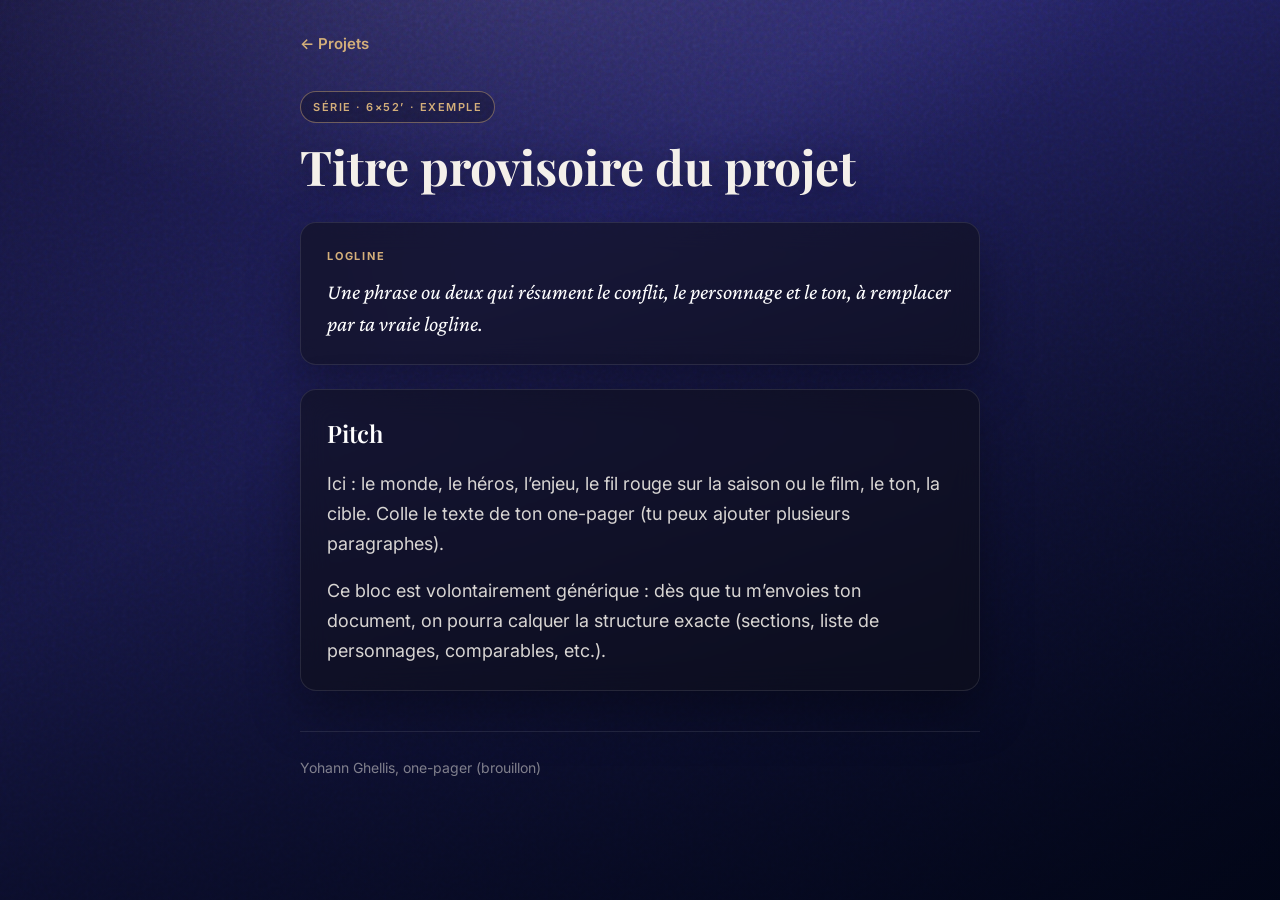
<file: projets/_TEMPLATE.html>
<!--
  Modèle de one-pager, à dupliquer et renommer (ex. mon-projet.html).
  1. Renseigne <title>, meta description, classe de thème sur <body>.
  2. Remplace badge, h1, .pitch-logline et les paragraphes du pitch.
  3. Thèmes : pitch-theme-violet | pitch-theme-ocean | pitch-theme-ember
  4. Ajoute une carte sur ../projets.html pointant vers ce fichier.
  5. Garde en tête du <body> : <script src="../assets/projets-access-guard.js"></script> (accès protégé).
-->
<!DOCTYPE html>
<html lang="fr">
<head>
  <meta charset="UTF-8" />
  <meta name="viewport" content="width=device-width, initial-scale=1.0" />
  <meta name="description" content="Logline et pitch, remplacer par le résumé court du projet." />
  <title>Titre du projet, One-pager</title>
  <link rel="stylesheet" href="../assets/pitch-onepager.css" />
</head>
<body class="pitch-page pitch-theme-violet">
  <div class="pitch-bg" aria-hidden="true"></div>
  <div class="pitch-overlay" aria-hidden="true"></div>

  <div class="pitch-shell">
    <nav class="pitch-nav" aria-label="Navigation">
      <a href="../projets.html">← Projets</a>
    </nav>

    <p class="pitch-badge">Série · 6×52’ · exemple</p>
    <h1 class="pitch-title">Titre provisoire du projet</h1>

    <section class="pitch-glass" aria-labelledby="logline-label">
      <p id="logline-label" class="pitch-label">Logline</p>
      <p class="pitch-logline">
        Une phrase ou deux qui résument le conflit, le personnage et le ton, à remplacer par ta vraie logline.
      </p>
    </section>

    <section class="pitch-glass pitch-body" aria-labelledby="pitch-label">
      <h2 id="pitch-label" class="pitch-body-title">Pitch</h2>
      <p>
        Ici : le monde, le héros, l’enjeu, le fil rouge sur la saison ou le film, le ton, la cible. Colle le texte de ton one-pager
        (tu peux ajouter plusieurs paragraphes).
      </p>
      <p>
        Ce bloc est volontairement générique : dès que tu m’envoies ton document, on pourra calquer la structure exacte (sections, liste
        de personnages, comparables, etc.).
      </p>
    </section>

    <footer class="pitch-footer">Yohann Ghellis, one-pager (brouillon)</footer>
  </div>
</body>
</html>
</file>
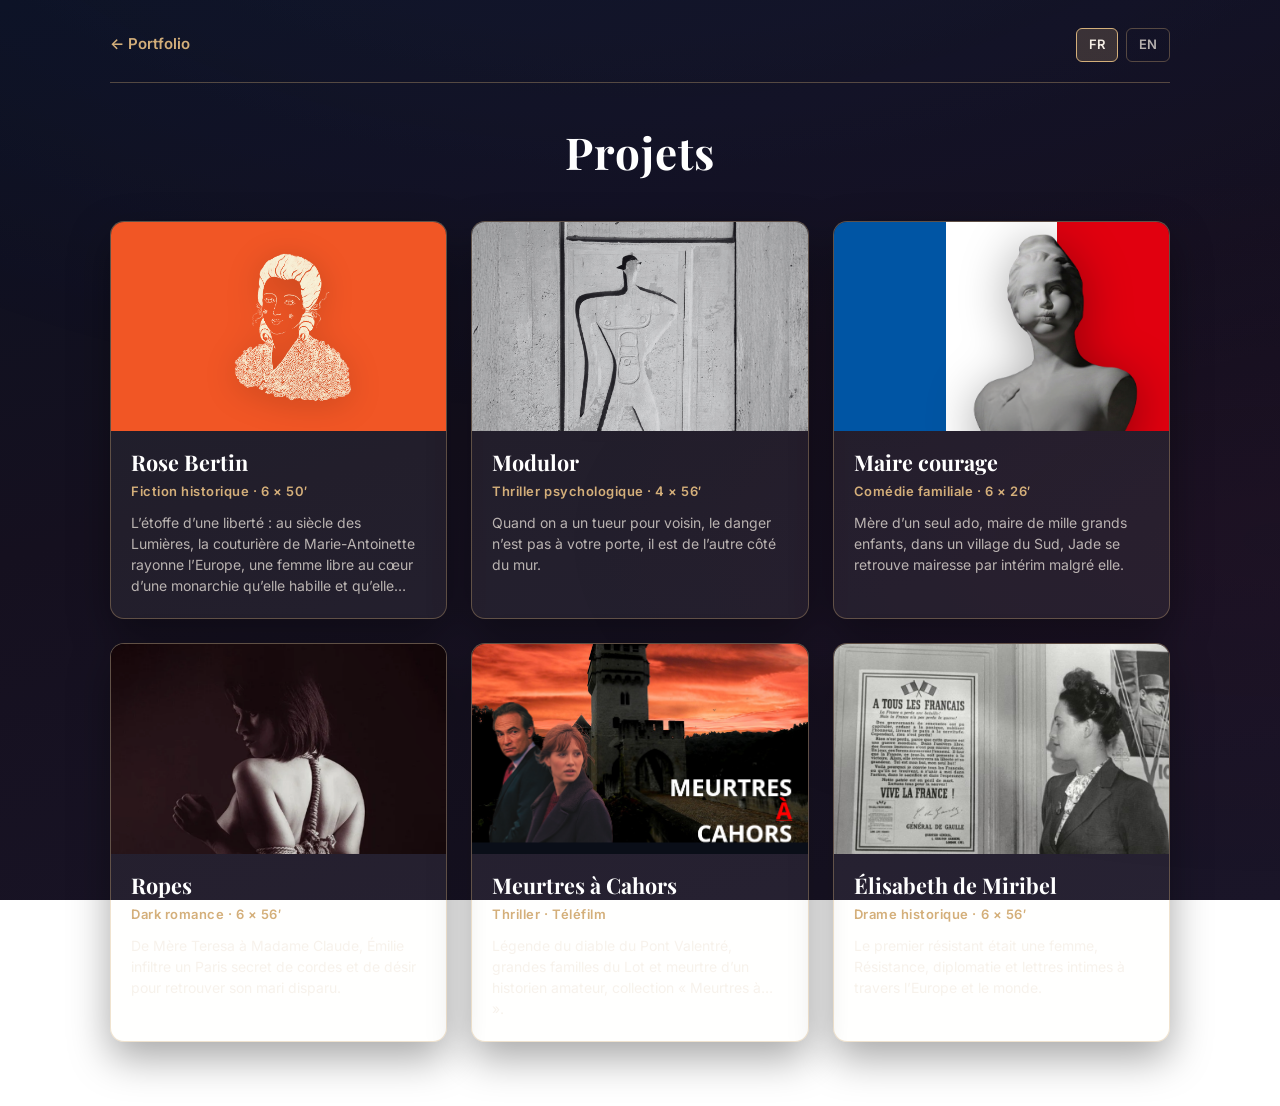
<file: projets/archives-qui-mentent.html>
<!DOCTYPE html>
<html lang="fr">
<head>
  <meta charset="UTF-8" />
  <meta name="viewport" content="width=device-width, initial-scale=1.0" />
  <meta name="description" content="Les archives qui mentent, thriller judiciaire. Logline et pitch (exemple)." />
  <title>Les archives qui mentent, One-pager</title>
  <link rel="stylesheet" href="../assets/pitch-onepager.css" />
</head>
<body class="pitch-page pitch-theme-violet">
  <script src="../assets/projets-access-guard.js"></script>
  <div class="pitch-bg" aria-hidden="true"></div>
  <div class="pitch-overlay" aria-hidden="true"></div>

  <div class="pitch-shell">
    <nav class="pitch-nav" aria-label="Navigation">
      <a href="../projets.html">← Projets</a>
    </nav>

    <p class="pitch-badge">Série · thriller judiciaire · exemple</p>
    <h1 class="pitch-title">Les archives qui mentent</h1>

    <section class="pitch-glass" aria-labelledby="logline-label">
      <p id="logline-label" class="pitch-label">Logline</p>
      <p class="pitch-logline">
        Une archiviste judiciaire découvre que des dossiers classés « sans suite » cachent une même signature, celle d’un tueur que tout
        le monde croyait mort depuis vingt ans.
      </p>
    </section>

    <section class="pitch-glass pitch-body" aria-labelledby="pitch-label">
      <h2 id="pitch-label" class="pitch-body-title">Pitch</h2>
      <p>
        <strong>Clémence Varet</strong> trie pour la dernière fois les archives d’un palais de justice voué à la démolition. Ce qui devait
        être une formalité devient une obsession : plusieurs affaires sans lien apparent portent la même mention manuscrite au crayon, en
        marge des PV. Personne ne l’a jamais vue, sauf elle.
      </p>
      <p>
        En remontant la piste, elle exhume une série d’erreurs « administratives » qui ont permis à un homme de disparaître du réel tout en
        restant vivant sur le papier. Le parquet refuse de rouvrir les dossiers ; son supérieur lui conseille de « ne pas dramatiser ». Elle
        n’a plus le choix : pour prouver que le système a protégé un prédateur, elle va devoir trahir les règles qu’elle a toujours défendues.
      </p>
      <p>
        <em>Exemple de texte, à remplacer intégralement par ton one-pager (ton, arcs, comparables, saison 1, etc.).</em>
      </p>
    </section>

    <footer class="pitch-footer">Yohann Ghellis, concept exemple</footer>
  </div>
</body>
</html>
</file>
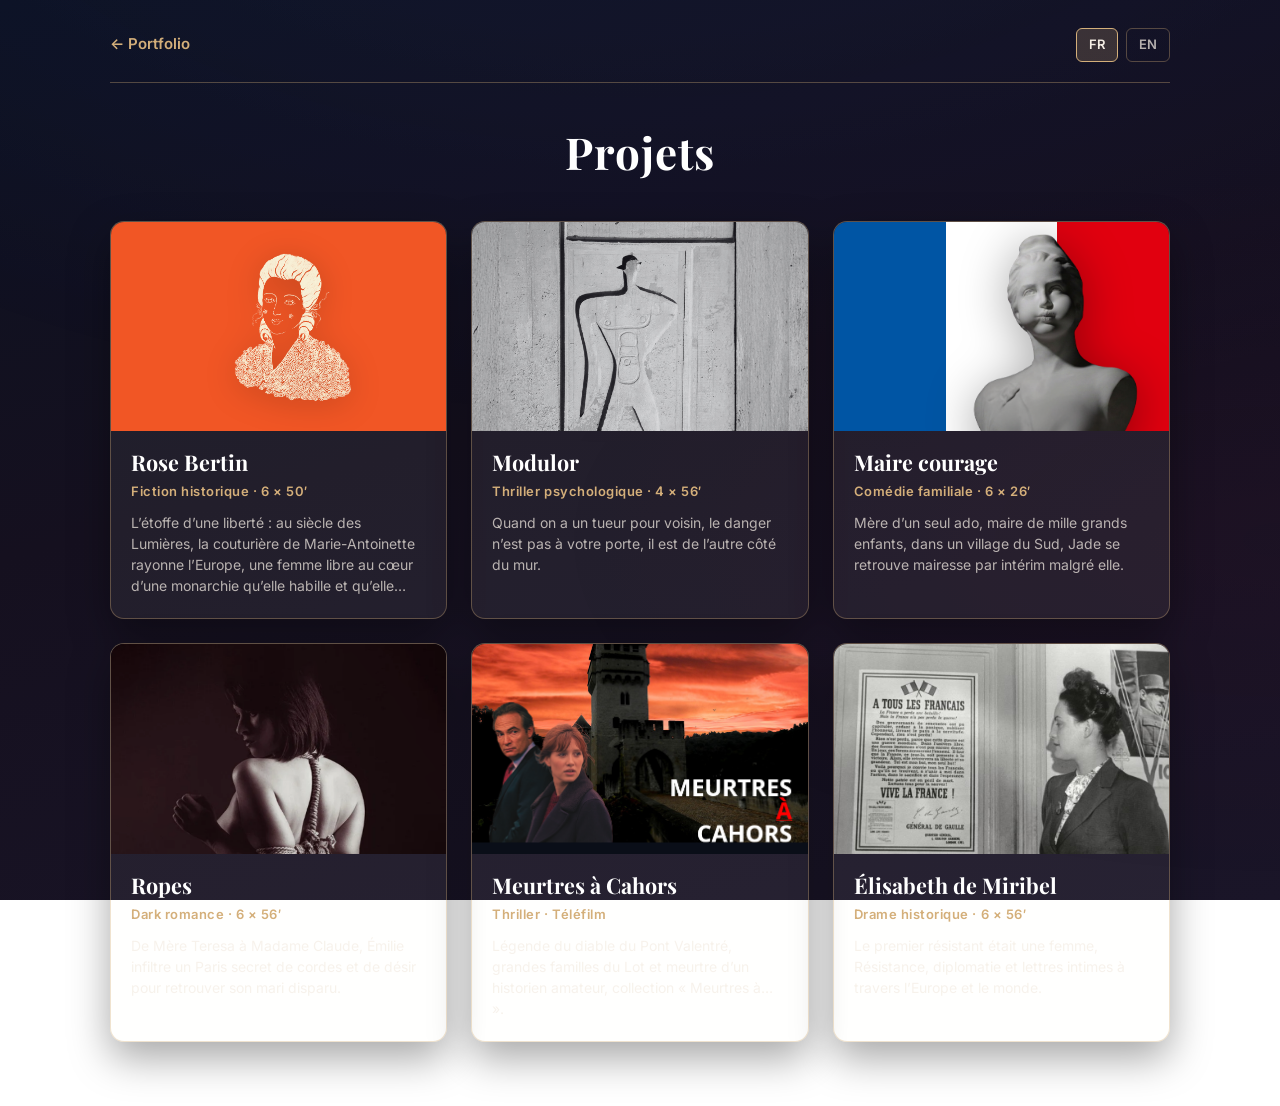
<file: projets/elisabeth-de-miribel.html>
<!DOCTYPE html>
<html lang="fr">
<head>
  <meta charset="UTF-8" />
  <meta name="viewport" content="width=device-width, initial-scale=1.0" />
  <meta name="description" content="Élisabeth de Miribel, série historique Résistance. Marie Godart &amp; Yohann Ghellis." />
  <title>Élisabeth de Miribel, Bible</title>
  <link rel="stylesheet" href="../assets/pitch-onepager.css" />
</head>
<body class="pitch-page pitch-page-bertin bertin-theme-elisabeth">
  <script src="../assets/projets-access-guard.js"></script>
  <nav class="bertin-nav" aria-label="Navigation">
    <a href="../projets.html">← Projets</a>
  </nav>

  <div class="bertin-wrap">
    <section class="bertin-slide bertin-slide--cover" aria-label="Couverture">
      <div class="bertin-slide-fill">
        <div class="bertin-slide-center">
          <div class="bertin-cover-art" aria-hidden="true">
            <img src="../assets/elisabeth/cover-illustration.jpg" alt="" width="800" height="600" decoding="async" />
          </div>
          <h1 class="bertin-cover-title">Élisabeth de Miribel</h1>
          <p class="bertin-cover-sub">Le premier résistant était une femme</p>
          <p class="bertin-cover-format">Série · 6 × 56′ · Siècle Productions</p>
        </div>
      </div>
      <p class="bertin-slide-footer">
        <span class="bertin-slide-footer-strong">Marie Godart &amp; Yohann Ghellis</span>
        <span class="bertin-slide-footer-sep"> · </span>
        Créée par Yohann Ghellis et Marie Godart · Dépôt 000543765
      </p>
    </section>

    <section class="bertin-slide bertin-slide--logline" aria-labelledby="logline-lbl">
      <div class="bertin-slide-fill">
        <div class="bertin-slide-center bertin-slide-center--narrow">
          <p id="logline-lbl" class="bertin-logline-label">Pitch</p>
          <p class="bertin-logline-text">
            Juin 1939&nbsp;: Élisabeth de Miribel aide le général de Gaulle à finaliser l’appel du 18&nbsp;juin, le point de départ d’un engagement dans la Résistance qui la mènera à travers l’Europe et le monde pour rallier les Alliés, tout en nourrissant une correspondance intime avec un ami autrichien où elle dépose ses doutes et ses espoirs.
          </p>
        </div>
      </div>
    </section>

    <section class="bertin-slide bertin-slide--context" aria-labelledby="ctx-h">
      <div class="bertin-slide-fill bertin-slide-fill--context">
        <div class="bertin-slide-center bertin-slide-center--context">
          <h2 id="ctx-h" class="bertin-context-title">Intention</h2>
          <div class="bertin-context-body">
            <p>
              La Résistance française, ce n’est pas seulement De Gaulle, c’est Élisabeth, et les autres. Nous suivons une perspective historique et diplomatique à travers ses yeux&nbsp;: déterminée à sauver la France, elle vit un périple des coulisses du pouvoir aux lignes de front, à travers l’Europe, le Canada, les États-Unis et l’Afrique du nord.
            </p>
            <p>
              Ses exploits sont aussi racontés de manière intime via ses lettres à son ami (amant&nbsp;?) autrichien, le seul à qui elle confie ses espoirs et ses peurs. Cette dimension sentimentale relie l’Histoire à son histoire et nous lie à elle à travers les décennies. Née en 1920, figure de la Résistance, elle a notamment contribué à transcrire l’appel du 18&nbsp;juin 1940, seule, au sein d’une famille marquée par le maréchal Mac Mahon et les compromissions avec Vichy, elle a forgé des ponts entre la France libre et les démocraties alliées, portée par une correspondance qui fut son unique soutien moral.
            </p>
          </div>
        </div>
      </div>
    </section>
  </div>
</body>
</html>
</file>
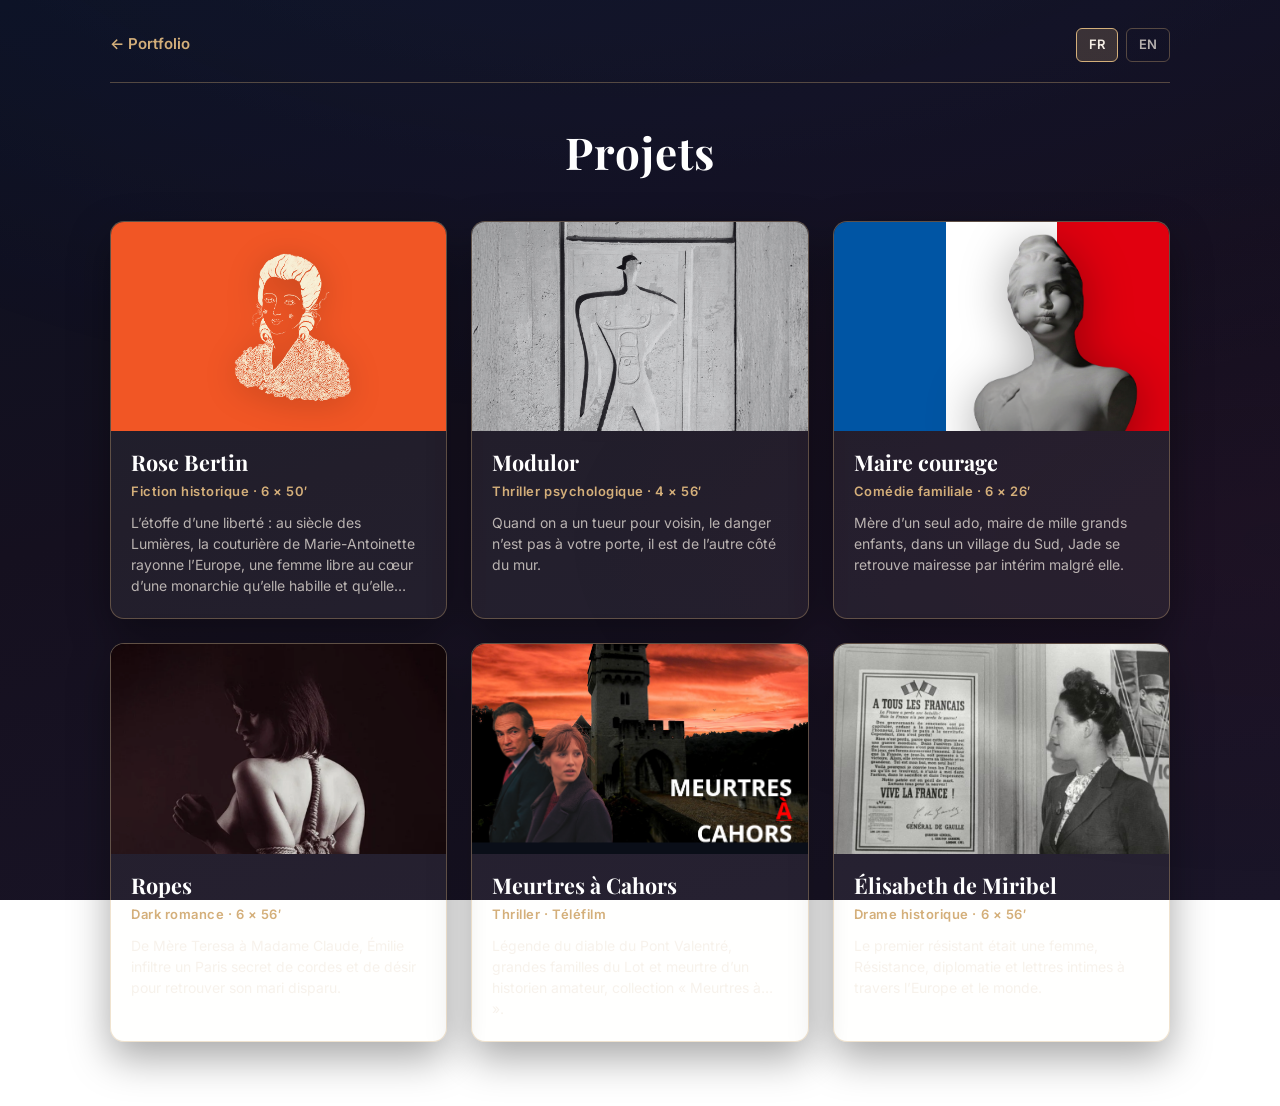
<file: projets/faia-maire-courage.html>
<!DOCTYPE html>
<html lang="fr">
<head>
  <meta charset="UTF-8" />
  <meta name="viewport" content="width=device-width, initial-scale=1.0" />
  <meta name="description" content="Maire courage, comédie familiale. Marie Godart, David Faure &amp; Yohann Ghellis." />
  <title>Maire courage, Bible</title>
  <link rel="stylesheet" href="../assets/pitch-onepager.css" />
</head>
<body class="pitch-page pitch-page-bertin bertin-theme-faia">
  <script src="../assets/projets-access-guard.js"></script>
  <nav class="bertin-nav" aria-label="Navigation">
    <a href="../projets.html">← Projets</a>
  </nav>

  <div class="bertin-wrap">
    <section class="bertin-slide bertin-slide--cover" aria-label="Couverture">
      <div class="bertin-slide-fill">
        <div class="bertin-slide-center">
          <div class="bertin-cover-art" aria-hidden="true">
            <img src="../assets/faia/cover-illustration.png" alt="" width="800" height="600" decoding="async" />
          </div>
          <h1 class="bertin-cover-title">Maire courage</h1>
          <p class="bertin-cover-sub">Mère d’un seul ado, maire de mille grands enfants.</p>
          <p class="bertin-cover-format">Série · Comédie familiale · 6 × 26′</p>
        </div>
      </div>
      <p class="bertin-slide-footer">
        <span class="bertin-slide-footer-strong">FAIA</span>
        <span class="bertin-slide-footer-sep"> · </span>
        Marie Godart, David Faure &amp; Yohann Ghellis
      </p>
    </section>

    <section class="bertin-slide bertin-slide--logline" aria-labelledby="logline-lbl">
      <div class="bertin-slide-fill">
        <div class="bertin-slide-center bertin-slide-center--narrow">
          <p id="logline-lbl" class="bertin-logline-label">Accroche</p>
          <p class="bertin-logline-text">
            Jade, pharmacienne et mère solo dans un village du Sud, se retrouve propulsée mairesse par intérim sans l’avoir voulu, et doit jongler entre son officine, son fils hyperactif, sa chèvre Agathe… et les mésaventures municipales qui la mènent au bord du burn-out.
          </p>
        </div>
      </div>
    </section>

    <section class="bertin-slide bertin-slide--context" aria-labelledby="ctx-h">
      <div class="bertin-slide-fill bertin-slide-fill--context">
        <div class="bertin-slide-center bertin-slide-center--context">
          <h2 id="ctx-h" class="bertin-context-title">Pitch</h2>
          <div class="bertin-context-body">
            <p>
              Jade, pharmacienne du charmant village de Peypin et mère célibataire, vit avec Théo, son fils hyperactif, et sa fidèle chèvre qu’elle a prénommée Agathe… comme son ex-belle-mère&nbsp;! Lorsque Marcel, le maire du village depuis 1978, s’effondre pendant le bal du 14&nbsp;juillet, il faut organiser la désignation du nouveau maire. Résultat&nbsp;: Jade, qui avait accepté sans y prêter attention le rôle de suppléante, se retrouve propulsée mairesse par intérim malgré elle.
            </p>
            <p>
              Jade jongle entre son métier de pharmacienne, son rôle de mère solo et sa nouvelle fonction. Entre les problèmes farfelus de ses administrés, un ex-mari qui voudrait voir leur fils vivre en ville et ses responsabilités à l’officine, arrivera-t-elle à éviter de «&nbsp;devenir chèvre&nbsp;», comme son Agathe&nbsp;? Comment ne pas se mettre la pression quand on est à la fois mère, pharmacienne et… mairesse&nbsp;?
            </p>
          </div>
        </div>
      </div>
    </section>
  </div>
</body>
</html>
</file>
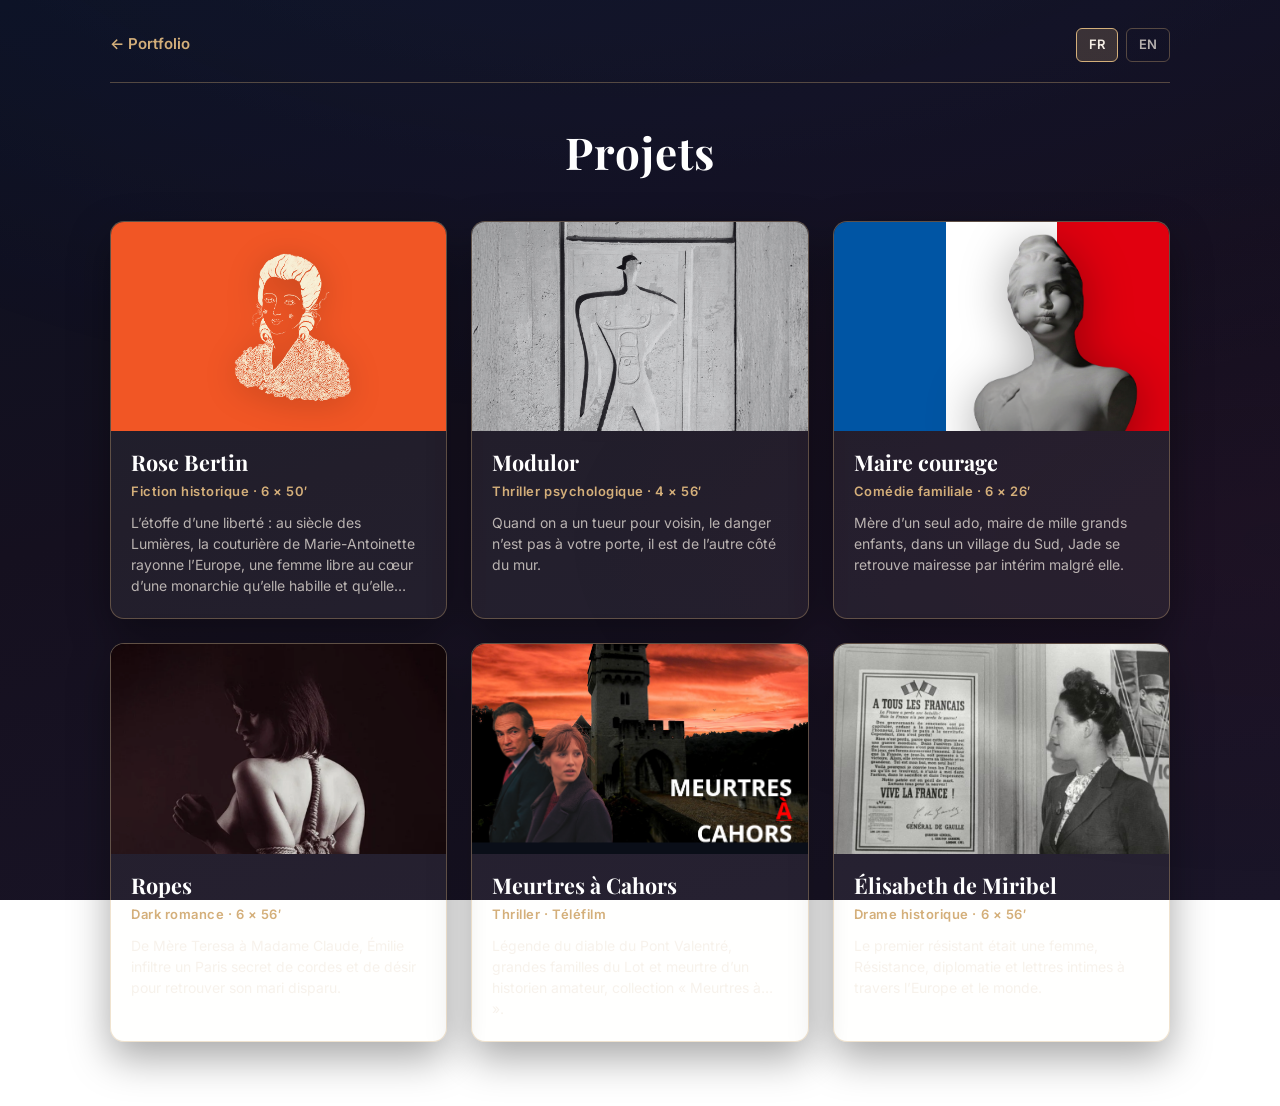
<file: projets/ligne-de-fuite.html>
<!DOCTYPE html>
<html lang="fr">
<head>
  <meta charset="UTF-8" />
  <meta name="viewport" content="width=device-width, initial-scale=1.0" />
  <meta name="description" content="Ligne de fuite, série polar / négociatrice. Logline et pitch (exemple)." />
  <title>Ligne de fuite, One-pager</title>
  <link rel="stylesheet" href="../assets/pitch-onepager.css" />
</head>
<body class="pitch-page pitch-theme-ember">
  <script src="../assets/projets-access-guard.js"></script>
  <div class="pitch-bg" aria-hidden="true"></div>
  <div class="pitch-overlay" aria-hidden="true"></div>

  <div class="pitch-shell">
    <nav class="pitch-nav" aria-label="Navigation">
      <a href="../projets.html">← Projets</a>
    </nav>

    <p class="pitch-badge">Série · polar contemporain · exemple</p>
    <h1 class="pitch-title">Ligne de fuite</h1>

    <section class="pitch-glass" aria-labelledby="logline-label">
      <p id="logline-label" class="pitch-label">Logline</p>
      <p class="pitch-logline">
        Une négociatrice du RAID formée au théâtre improvise des sorties de crises comme des mises en scène, jusqu’au jour où son propre
        passé devient la pièce.
      </p>
    </section>

    <section class="pitch-glass pitch-body" aria-labelledby="pitch-label">
      <h2 id="pitch-label" class="pitch-body-title">Pitch</h2>
      <p>
        <strong>Sofiane Kader</strong> sait qu’une prise d’otages n’est jamais qu’une histoire mal racontée. Elle écoute, reformule, recadre,
        et parfois ment pour sauver une vie. Son équipe la surnomme « la metteuse en scène » ; la hiérarchie tolère ses méthodes tant que
        les chiffres sont au vert.
      </p>
      <p>
        Quand un homme enfermé dans un entrepôt exige de lui parler « comme au théâtre », elle reconnaît une voix qu’elle n’a plus entendue
        depuis ses années conservatoire. La ligne entre stratégie professionnelle et blessure intime disparaît : pour sortir tout le monde
        vivant, elle devra accepter d’être vue telle qu’elle est, pas seulement comme un uniforme.
      </p>
      <p>
        <em>Exemple de texte, à remplacer par ton one-pager (structure des épisodes, antagoniste, fil rouge, etc.).</em>
      </p>
    </section>

    <footer class="pitch-footer">Yohann Ghellis, concept exemple</footer>
  </div>
</body>
</html>
</file>
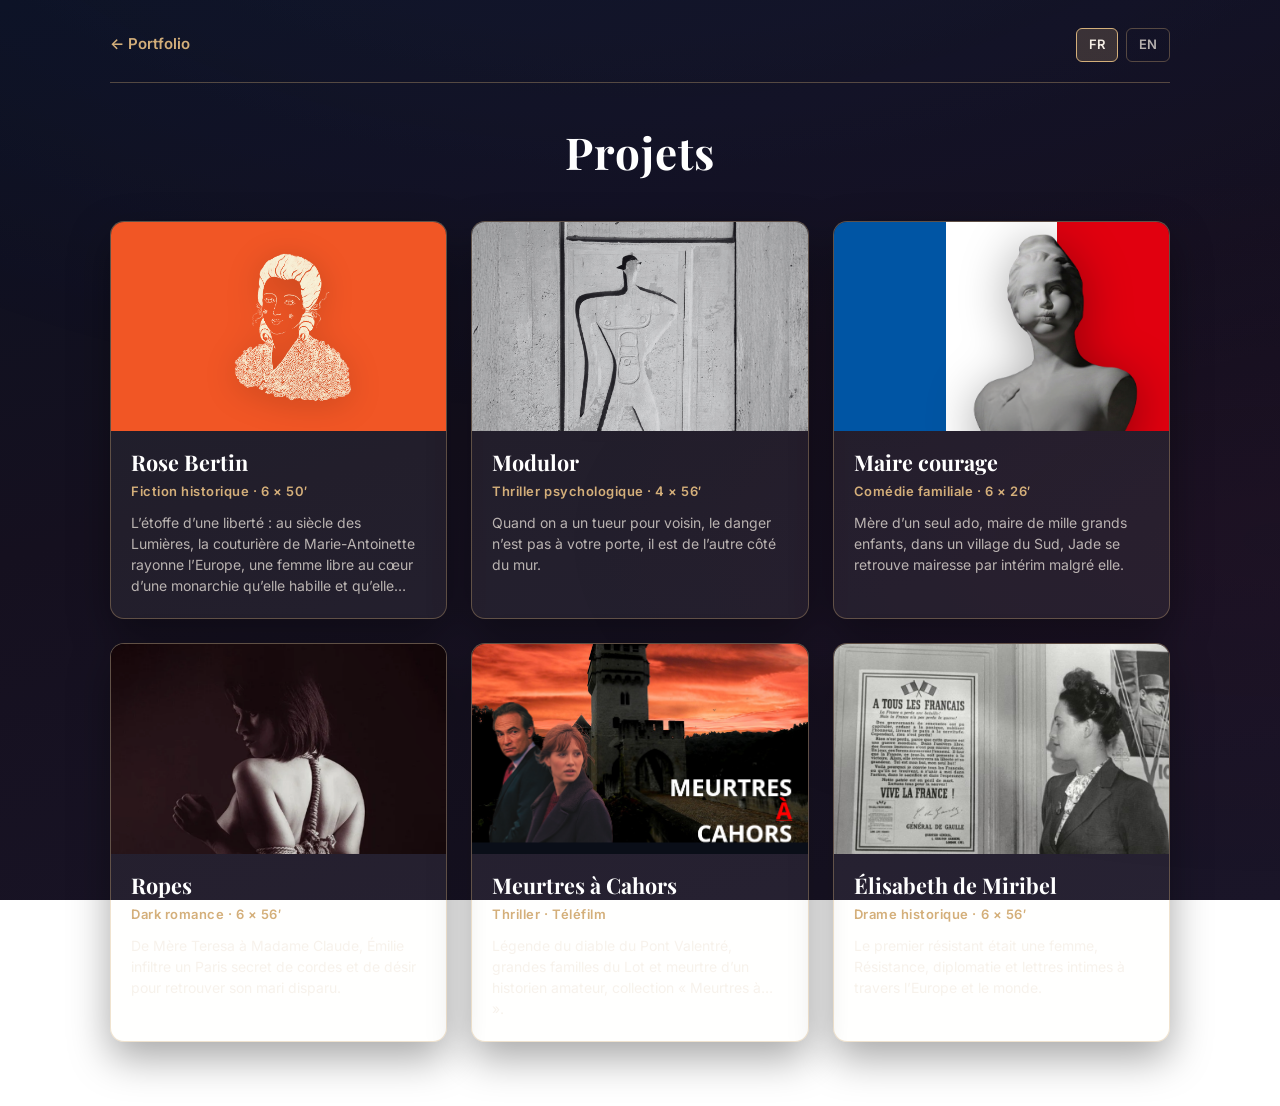
<file: projets/marius-et-la-maree.html>
<!DOCTYPE html>
<html lang="fr">
<head>
  <meta charset="UTF-8" />
  <meta name="viewport" content="width=device-width, initial-scale=1.0" />
  <meta name="description" content="Marius et la marée, drame maritime. Logline et pitch (exemple)." />
  <title>Marius et la marée, One-pager</title>
  <link rel="stylesheet" href="../assets/pitch-onepager.css" />
</head>
<body class="pitch-page pitch-theme-ocean">
  <script src="../assets/projets-access-guard.js"></script>
  <div class="pitch-bg" aria-hidden="true"></div>
  <div class="pitch-overlay" aria-hidden="true"></div>

  <div class="pitch-shell">
    <nav class="pitch-nav" aria-label="Navigation">
      <a href="../projets.html">← Projets</a>
    </nav>

    <p class="pitch-badge">Long métrage · drame · exemple</p>
    <h1 class="pitch-title">Marius et la marée</h1>

    <section class="pitch-glass" aria-labelledby="logline-label">
      <p id="logline-label" class="pitch-label">Logline</p>
      <p class="pitch-logline">
        Dans un port en déclin, un marin qui refuse de quitter la mer doit affronter la vente du dernier chalutier familial, et le retour
        d’un ancien amour devenu avocate du promoteur.
      </p>
    </section>

    <section class="pitch-glass pitch-body" aria-labelledby="pitch-label">
      <h2 id="pitch-label" class="pitch-body-title">Pitch</h2>
      <p>
        Marius a quarante-huit ans et n’a jamais habité plus de trois cents mètres du quai. Quand son frère signe un compromis de vente avec
        un groupe hôtelier, il comprend que l’histoire familiale s’arrête là, à moins qu’il ne trouve un argument que l’argent ne puisse pas
        acheter.
      </p>
      <p>
        <strong>Léna</strong>, revenue au pays pour négocier le permis de construire, croit tenir un dossier technique. Elle ne s’attendait
        pas à ce que Marius se batte avec des histoires : tempêtes, dettes, serments faits à leur père disparu en mer. Entre eux, ce n’est
        plus seulement un conflit d’intérêts, c’est le choix entre deux futurs pour une même baie.
      </p>
      <p>
        <em>Exemple de texte, à remplacer par ton one-pager (univers visuel, casting types, producteurs visés, etc.).</em>
      </p>
    </section>

    <footer class="pitch-footer">Yohann Ghellis, concept exemple</footer>
  </div>
</body>
</html>
</file>
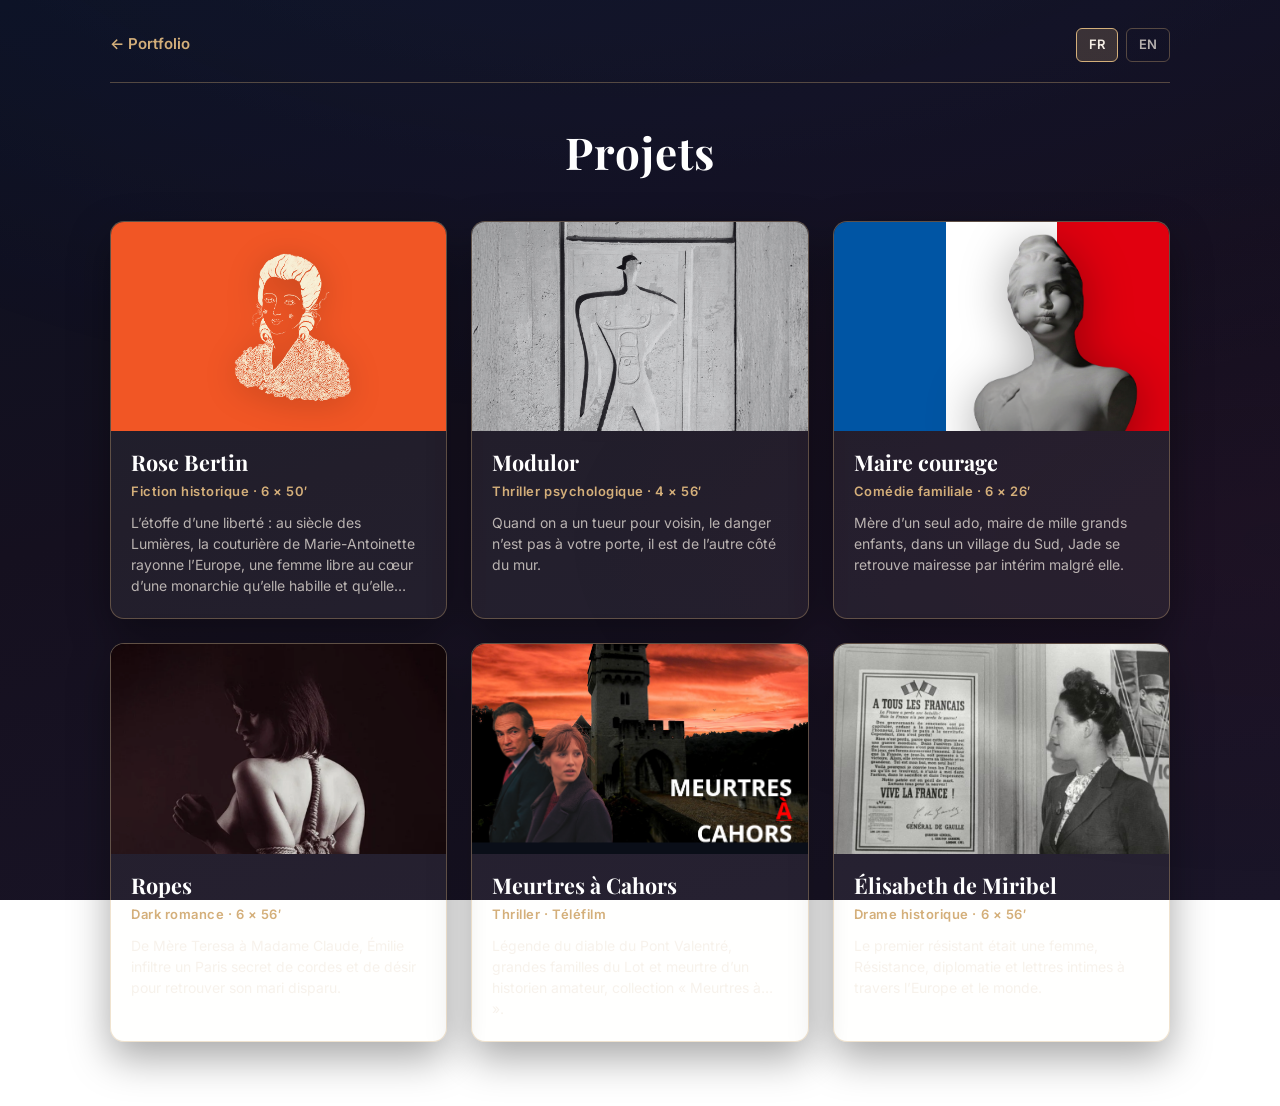
<file: projets/meurtres-a-cahors.html>
<!DOCTYPE html>
<html lang="fr">
<head>
  <meta charset="UTF-8" />
  <meta name="viewport" content="width=device-width, initial-scale=1.0" />
  <meta name="description" content="Meurtres à Cahors, téléfilm. Marie Godart &amp; Yohann Ghellis." />
  <title>Meurtres à Cahors, Dossier</title>
  <link rel="stylesheet" href="../assets/pitch-onepager.css" />
</head>
<body class="pitch-page pitch-page-bertin bertin-theme-meurtres">
  <script src="../assets/projets-access-guard.js"></script>
  <nav class="bertin-nav" aria-label="Navigation">
    <a href="../projets.html">← Projets</a>
  </nav>

  <div class="bertin-wrap">
    <section class="bertin-slide bertin-slide--cover" aria-label="Couverture">
      <div class="bertin-slide-fill">
        <div class="bertin-slide-center">
          <div class="bertin-cover-art" aria-hidden="true">
            <img src="../assets/meurtres-cahors/cover-illustration.png" alt="" width="677" height="501" decoding="async" />
          </div>
          <h1 class="bertin-cover-title">Meurtres à Cahors</h1>
          <p class="bertin-cover-sub">
            À Cahors, l’assassinat d’un historien amateur ravive la légende du diable du Pont Valentré… et les secrets empoisonnés des grandes familles du terroir.
          </p>
          <p class="bertin-cover-format">Téléfilm · Collection «&nbsp;Meurtres à…&nbsp;» · Thriller</p>
        </div>
      </div>
      <p class="bertin-slide-footer">
        <span class="bertin-slide-footer-strong">Dépôt N°000842619</span>
        <span class="bertin-slide-footer-sep"> · </span>
        Marie Godart &amp; Yohann Ghellis · Pour Eddy Fluchon
      </p>
    </section>

    <section class="bertin-slide bertin-slide--logline" aria-labelledby="logline-lbl">
      <div class="bertin-slide-fill">
        <div class="bertin-slide-center bertin-slide-center--narrow">
          <p id="logline-lbl" class="bertin-logline-label">Accroche</p>
          <p class="bertin-logline-text">
            Le corps d’Hector Lestelle, historien amateur, est retrouvé égorgé en haut de la tour du Pont Valentré, et la rumeur du pacte avec le diable refait surface, tandis que la capitaine Laurence Bresson et le commissaire-priseur Victor Waplaire remontent une généalogie de mensonges au cœur du Lot.
          </p>
        </div>
      </div>
    </section>

    <section class="bertin-slide bertin-slide--context" aria-labelledby="ctx-h">
      <div class="bertin-slide-fill bertin-slide-fill--context">
        <div class="bertin-slide-center bertin-slide-center--context">
          <h2 id="ctx-h" class="bertin-context-title">Pitch</h2>
          <div class="bertin-context-body">
            <p>
              Est-ce vraiment le diable qui a assassiné Hector Lestelle, historien amateur et laborantin, laissant son corps égorgé en haut de la tour du Pont Valentré&nbsp;? La jeune capitaine Laurence Bresson mène l’enquête aux côtés de Victor Waplaire, vieux commissaire-priseur, ami de la victime, revenu pour l’enterrer… et trouver son tueur. Victor connaît les gens influents de la région et sait les faire parler, mais l’affaire dépasse vite le simple crime pour tutoyer le diable et dévoiler un pacte maudit scellé il y a des siècles avec l’ange déchu.
            </p>
            <p>
              Au cœur du Lot, <em>Meurtres à Cahors</em> nous entraîne dans une immersion sombre et envoûtante parmi les grandes familles du terroir, un monde d’apparences et de rivalités où le foie gras et la truffe cachent des vérités inavouables. Thriller contemporain, drame intime et légende locale autour du Pont Valentré, du Lot brumeux, du Mont Saint-Cyr et du gouffre de Padirac.
            </p>
          </div>
        </div>
      </div>
    </section>
  </div>
</body>
</html>
</file>
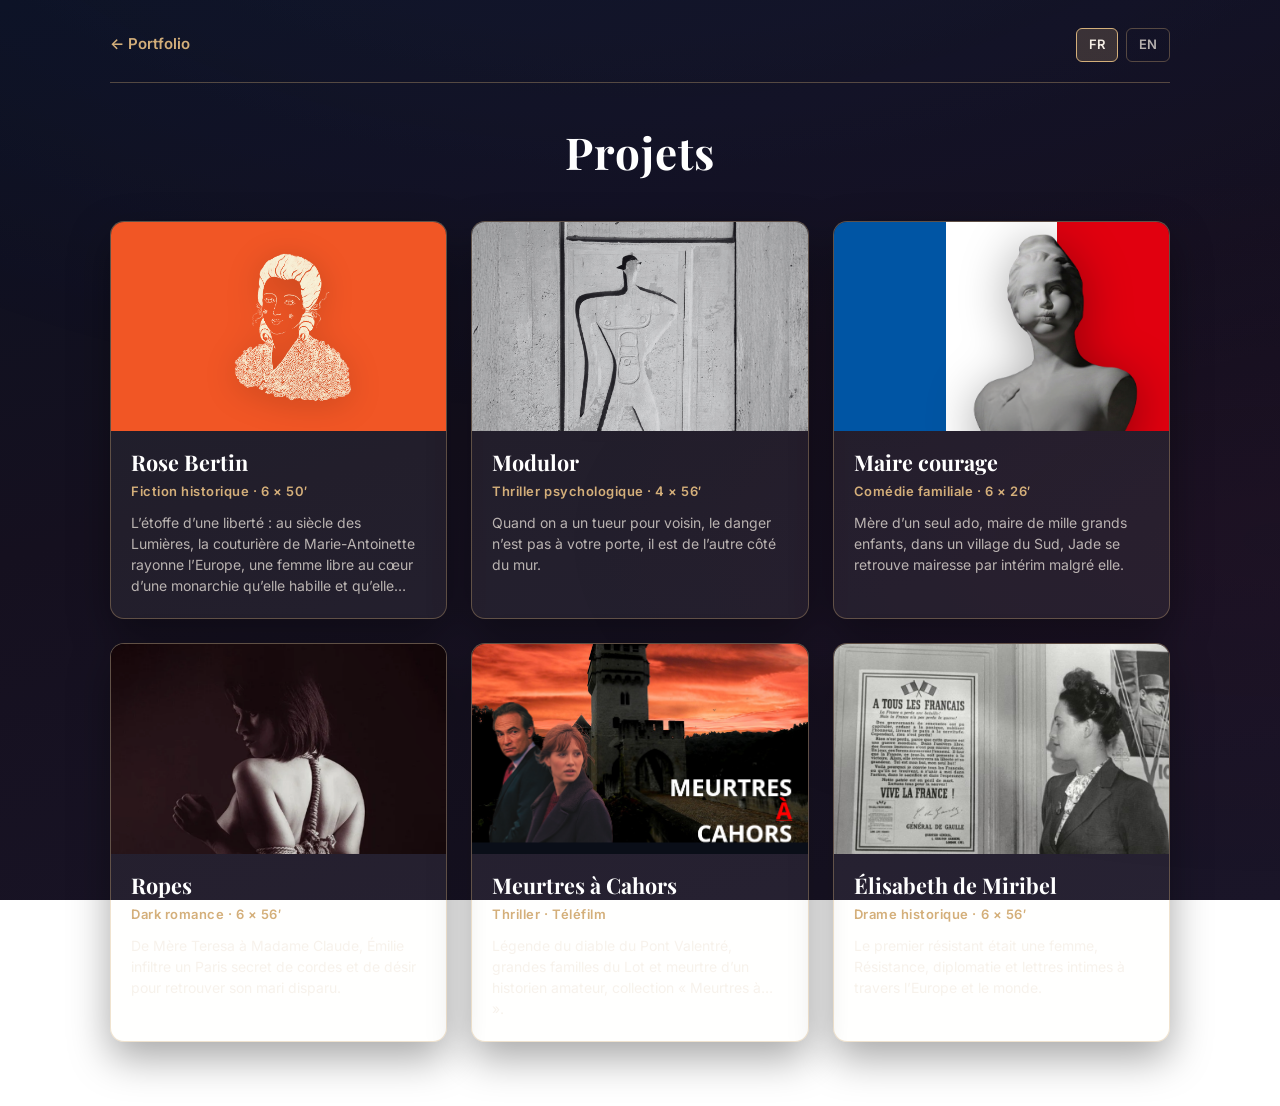
<file: projets/modulor.html>
<!DOCTYPE html>
<html lang="fr">
<head>
  <meta charset="UTF-8" />
  <meta name="viewport" content="width=device-width, initial-scale=1.0" />
  <meta name="description" content="Modulor, thriller psychologique. Marie Godart &amp; Yohann Ghellis." />
  <title>Modulor, Bible</title>
  <link rel="stylesheet" href="../assets/pitch-onepager.css" />
</head>
<body class="pitch-page pitch-page-bertin bertin-theme-modulor">
  <script src="../assets/projets-access-guard.js"></script>
  <nav class="bertin-nav" aria-label="Navigation">
    <a href="../projets.html">← Projets</a>
  </nav>

  <div class="bertin-wrap">
    <section class="bertin-slide bertin-slide--cover" aria-label="Couverture">
      <div class="bertin-slide-fill">
        <div class="bertin-slide-center">
          <div class="bertin-cover-art" aria-hidden="true">
            <img src="../assets/modulor/cover-illustration.jpg" alt="" width="1200" height="800" decoding="async" />
          </div>
          <h1 class="bertin-cover-title">Modulor</h1>
          <p class="bertin-cover-sub">
            Quand on a un tueur pour voisin, le danger n’est pas à votre porte, il est de l’autre côté du mur.
          </p>
          <p class="bertin-cover-format">Mini-série · Thriller psychologique · 4 × 56′</p>
        </div>
      </div>
      <p class="bertin-slide-footer">
        <span class="bertin-slide-footer-strong">Marie Godart &amp; Yohann Ghellis</span>
        <span class="bertin-slide-footer-sep"> · </span>
        N° dépôt 000623336 · Elephant story · Pour Emma Viain-Lalouette
      </p>
    </section>

    <section class="bertin-slide bertin-slide--logline" aria-labelledby="logline-lbl">
      <div class="bertin-slide-fill">
        <div class="bertin-slide-center bertin-slide-center--narrow">
          <p id="logline-lbl" class="bertin-logline-label">Logline</p>
          <p class="bertin-logline-text">
            Seule rescapée de l’effondrement de son immeuble et témoin de la mort de sa meilleure amie sous les décombres, Virginie tente de survivre à la culpabilité du survivant en déménageant dans la cité radieuse, jusqu’à découvrir qu’un tueur en série habite de l’autre côté du mur, et qu’il met en scène chaque crime pour la torturer psychologiquement avant d’en faire sa prochaine victime.
          </p>
        </div>
      </div>
    </section>

    <section class="bertin-slide bertin-slide--context" aria-labelledby="ctx-h">
      <div class="bertin-slide-fill bertin-slide-fill--context">
        <div class="bertin-slide-center bertin-slide-center--context">
          <h2 id="ctx-h" class="bertin-context-title">Pitch</h2>
          <div class="bertin-context-body">
            <p>
              Seule rescapée de l’effondrement de son immeuble, témoin de la mort de sa meilleure amie alors qu’elles étaient sous les décombres, Virginie tente de surmonter la culpabilité de la survivante en déménageant dans la cité radieuse. Mais elle se retrouve avec un mystérieux tueur en série pour voisin, qui met en scène chaque meurtre pour la torturer psychologiquement avec son traumatisme, avant d’en faire sa dernière victime.
            </p>
          </div>
        </div>
      </div>
    </section>
  </div>
</body>
</html>
</file>
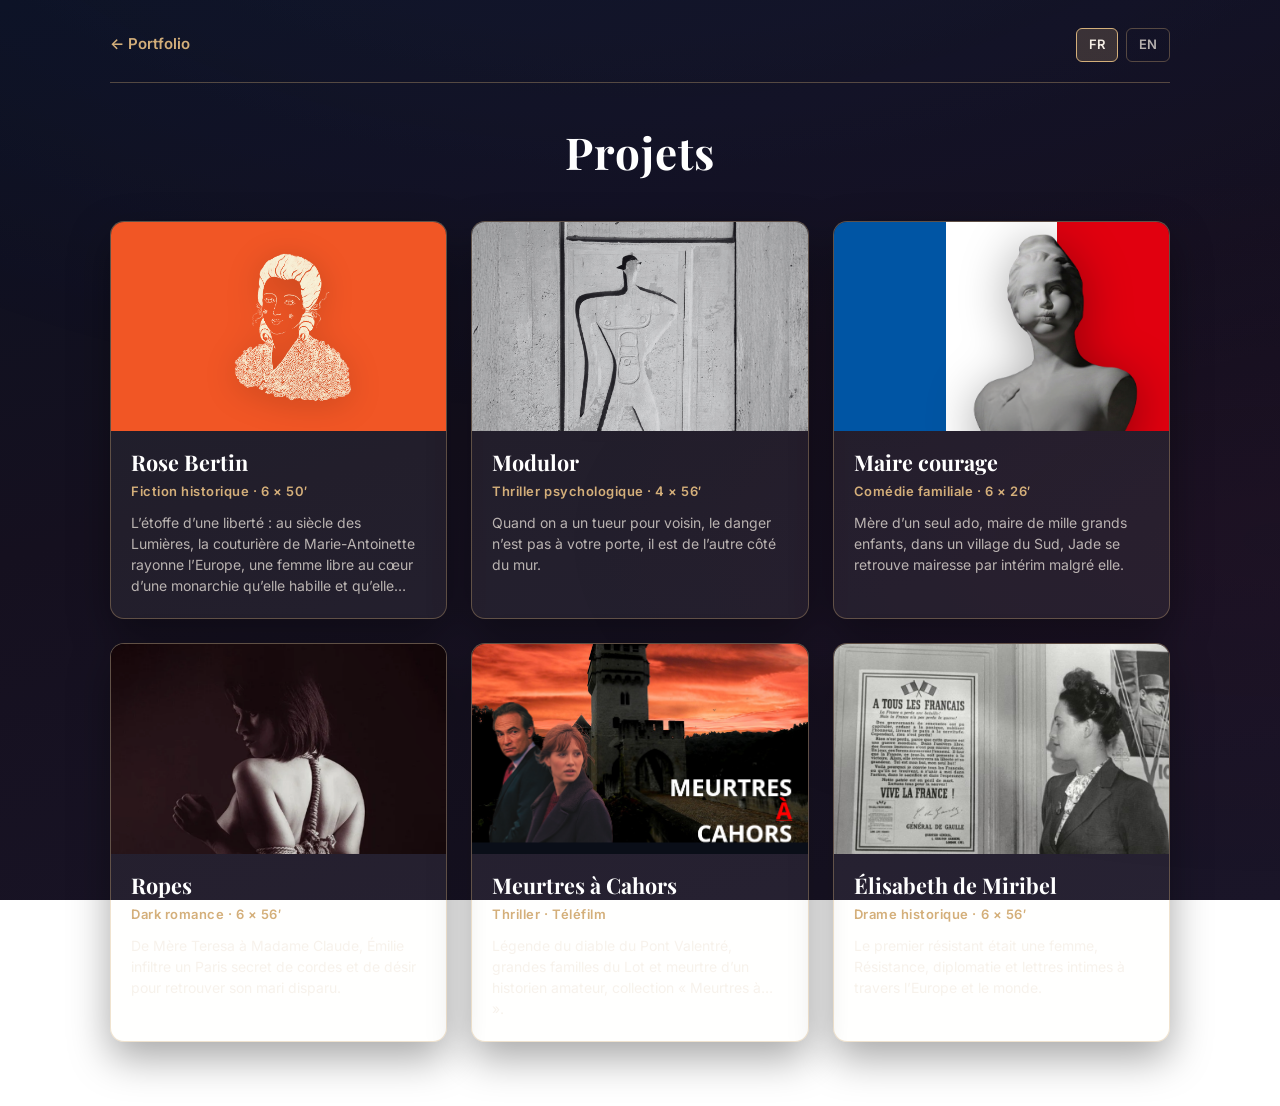
<file: projets/ropes.html>
<!DOCTYPE html>
<html lang="fr">
<head>
  <meta charset="UTF-8" />
  <meta name="viewport" content="width=device-width, initial-scale=1.0" />
  <meta name="description" content="Ropes, mini-série dark romance. Marie Godart &amp; Yohann Ghellis." />
  <title>Ropes, Bible</title>
  <link rel="stylesheet" href="../assets/pitch-onepager.css" />
</head>
<body class="pitch-page pitch-page-bertin bertin-theme-ropes">
  <script src="../assets/projets-access-guard.js"></script>
  <nav class="bertin-nav" aria-label="Navigation">
    <a href="../projets.html">← Projets</a>
  </nav>

  <div class="bertin-wrap">
    <section class="bertin-slide bertin-slide--cover" aria-label="Couverture">
      <div class="bertin-slide-fill">
        <div class="bertin-slide-center">
          <div class="bertin-cover-art" aria-hidden="true">
            <img src="../assets/ropes/cover-illustration.png" alt="" width="642" height="696" decoding="async" />
          </div>
          <h1 class="bertin-cover-title">Ropes</h1>
          <p class="bertin-cover-sub">De Mère Teresa à Madame Claude</p>
          <p class="bertin-cover-format">Mini-série · Dark romance · 6 × 56′</p>
        </div>
      </div>
      <p class="bertin-slide-footer">
        <span class="bertin-slide-footer-strong">Marie Godart &amp; Yohann Ghellis</span>
        <span class="bertin-slide-footer-sep"> · </span>
        Dépôt 000419280 · Newen
      </p>
    </section>

    <section class="bertin-slide bertin-slide--logline" aria-labelledby="logline-lbl">
      <div class="bertin-slide-fill">
        <div class="bertin-slide-center bertin-slide-center--narrow">
          <p id="logline-lbl" class="bertin-logline-label">Résumé</p>
          <p class="bertin-logline-text">
            Émilie voit sa vie voler en éclats quand elle découvre que son mari Antoine se fait ligoter par une maîtresse shibari, Clara. Le jour où elle veut le confronter, Antoine est enlevé sous ses yeux, et Émilie infiltre le donjon «&nbsp;L’Emprise&nbsp;» pour comprendre, plongeant dans un Paris secret où cordes, domination et désir mêlent trahison et quête de soi.
          </p>
        </div>
      </div>
    </section>

    <section class="bertin-slide bertin-slide--context" aria-labelledby="ctx-h">
      <div class="bertin-slide-fill bertin-slide-fill--context">
        <div class="bertin-slide-center bertin-slide-center--context">
          <h2 id="ctx-h" class="bertin-context-title">Pitch</h2>
          <div class="bertin-context-body">
            <p>
              Émilie voit sa vie, méticuleusement ordonnée, voler en éclats quand elle découvre que son mari, Antoine, se fait ligoter par une maîtresse shibari nommée Clara, qui pratique l’art d’encorder ses soumis. Mais lorsqu’Émilie veut le confronter, Antoine est kidnappé devant ses yeux. Elle infiltre alors le donjon «&nbsp;L’Emprise&nbsp;» pour faire la lumière sur son absence et plonge dans l’univers sulfureux d’un Paris secret. C’est le début de son initiation aux cordes et de son ascension dans ce monde de domination et de soumission, et peut-être d’une nouvelle forme de liberté dans le lâcher-prise.
            </p>
            <p>
              La quête d’Émilie pour retrouver Antoine se transforme peu à peu en exploration de sa propre identité. Chaque pièce du puzzle l’éloigne émotionnellement d’Antoine mais la rapproche d’une partie méconnue d’elle-même. Le shibari devient une métaphore de leurs vies entrelacées, liens, secrets, trahisons. Vont-ils redevenir un couple une fois leurs jardins secrets dévoilés&nbsp;?
            </p>
          </div>
        </div>
      </div>
    </section>
  </div>
</body>
</html>
</file>
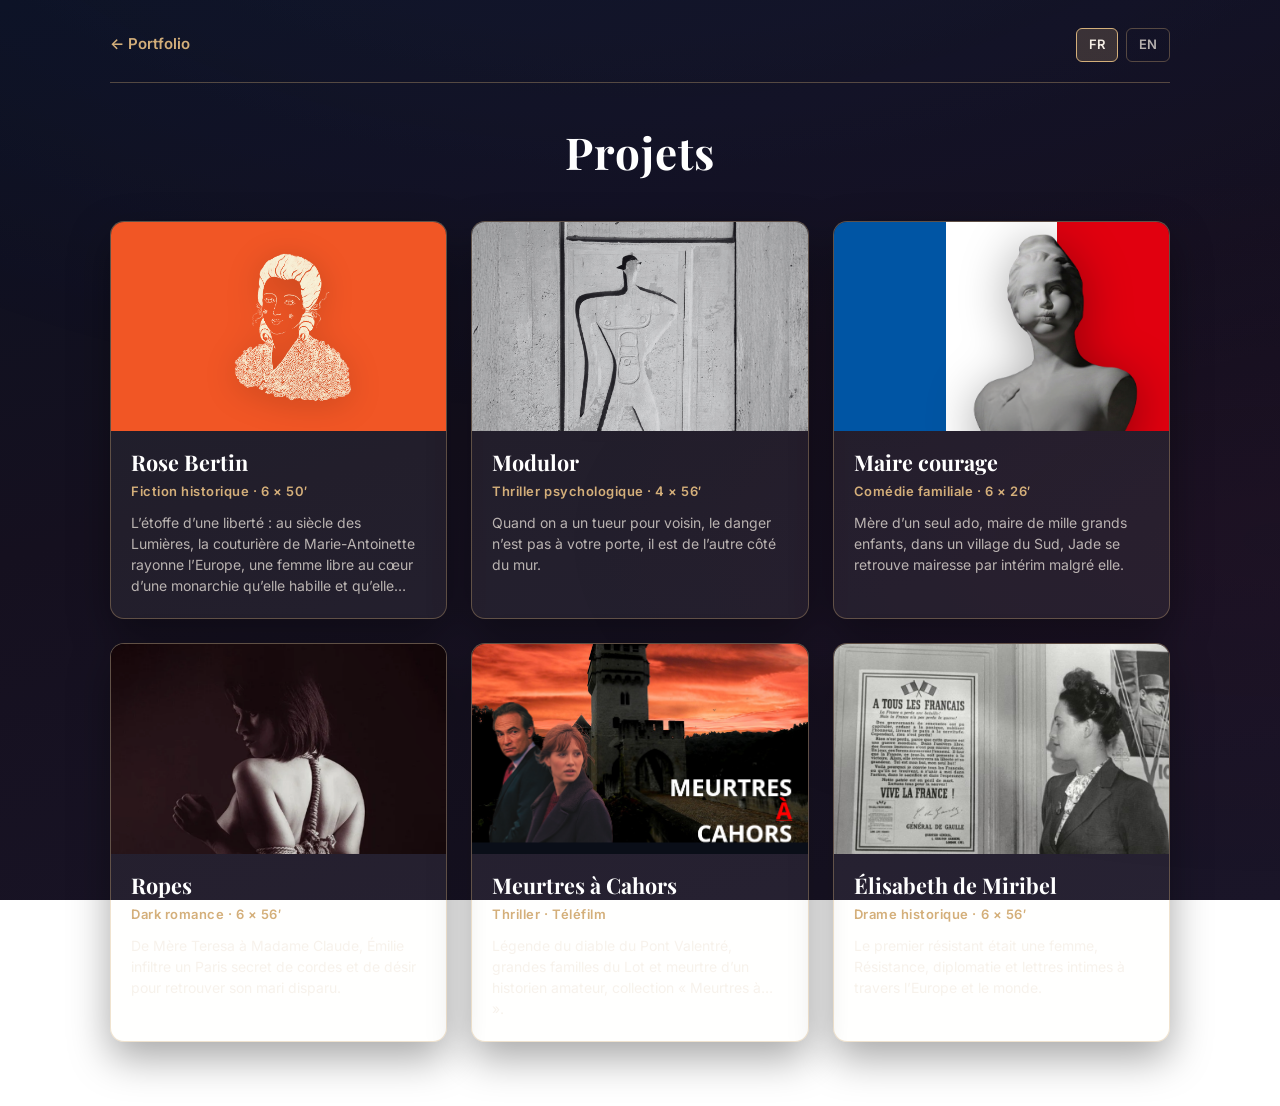
<file: projets/rose-bertin.html>
<!DOCTYPE html>
<html lang="fr">
<head>
  <meta charset="UTF-8" />
  <meta name="viewport" content="width=device-width, initial-scale=1.0" />
  <meta name="description" content="Rose Bertin, L’étoffe d’une liberté. Série fiction historique 6 × 50 min. Bible TV par Marie Godart & Yohann Ghellis." />
  <title>Rose Bertin, Bible série</title>
  <link rel="stylesheet" href="../assets/pitch-onepager.css" />
</head>
<body class="pitch-page pitch-page-bertin">
  <script src="../assets/projets-access-guard.js"></script>
  <nav class="bertin-nav" aria-label="Navigation">
    <a href="../projets.html">← Projets</a>
  </nav>

  <div class="bertin-wrap">
    <!-- Diapo 1 : couverture -->
    <section class="bertin-slide bertin-slide--cover" aria-label="Couverture">
      <div class="bertin-slide-fill">
        <div class="bertin-slide-center">
          <div class="bertin-cover-art" aria-hidden="true">
            <img
              src="../assets/rose-bertin/cover-illustration.png"
              alt=""
              width="631"
              height="619"
              decoding="async"
            />
          </div>
          <h1 class="bertin-cover-title">Rose Bertin</h1>
          <p class="bertin-cover-sub">L’étoffe d’une liberté</p>
          <p class="bertin-cover-format">Fiction historique, 6 épisodes × 50 minutes</p>
        </div>
      </div>
      <p class="bertin-slide-footer">
        <span class="bertin-slide-footer-strong">Bible, Rose Bertin</span>
        <span class="bertin-slide-footer-sep"> · </span>
        Série TV, Marie Godart &amp; Yohann Ghellis, Dépôt n°000786072
      </p>
    </section>

    <!-- Diapo 2 : logline -->
    <section class="bertin-slide bertin-slide--logline" aria-labelledby="bertin-logline-label">
      <div class="bertin-slide-fill">
        <div class="bertin-slide-center bertin-slide-center--narrow">
          <p id="bertin-logline-label" class="bertin-logline-label">Logline</p>
          <p class="bertin-logline-text">
            <em>L’étoffe d’une liberté.</em> Au siècle des Lumières et sous les dorures de Versailles, Rose Bertin fait rayonner la mode française
            dans toute l’Europe ; cette femme libre et visionnaire incarne la grandeur d’une monarchie déjà sur le déclin, et la contradiction
            d’un pouvoir qui dépend du roi tout en le fragilise par son indépendance.
          </p>
        </div>
      </div>
    </section>

    <!-- Diapo 3 : contexte historique -->
    <section class="bertin-slide bertin-slide--context" aria-labelledby="bertin-ctx-heading">
      <div class="bertin-slide-fill bertin-slide-fill--context">
        <div class="bertin-slide-center bertin-slide-center--context">
          <h2 id="bertin-ctx-heading" class="bertin-context-title">Contexte historique</h2>
          <div class="bertin-context-body">
            <p>
              Le XVIII<sup>e</sup> siècle en Europe est marqué par l’ascension de femmes d’exception, qu’elles soient souveraines des empires
              d’Autriche et de Russie ou figures influentes dans les milieux littéraires et artistiques. En France, cette époque est celle des
              Lumières, un mouvement qui remet en question l’autoritarisme royal et religieux, encourage le progrès scientifique, et aspire à une
              justice universelle. Ces bouleversements redéfinissent la société et marquent durablement l’histoire.
            </p>
            <p>
              Au cœur de ce tumulte, Rose Bertin émerge comme une femme libre et visionnaire. Grâce à son talent de couturière, elle crée des
              toilettes somptueuses qui font rayonner la mode française dans toute l’Europe et symbolisent la grandeur d’une monarchie sur le
              déclin. Son influence va bien au-delà de la mode ; elle incarne une contradiction fondamentale de l’époque : celle d’une femme
              progressiste dont la liberté dépend du soutien d’un régime monarchique. Un pouvoir qu’elle contribue pourtant à fragiliser par son
              indépendance et son exemplarité de femme libre et indépendante.
            </p>
          </div>
        </div>
      </div>
    </section>
  </div>
</body>
</html>
</file>
<file: assets/pitch-onepager.css>
/* Galerie projets + one-pagers pitch, partagé par projets.html et projets/*.html */
@import url('https://fonts.googleapis.com/css2?family=Crimson+Pro:ital,wght@0,400;0,600;1,400&family=Inter:wght@400;500;600&family=Playfair+Display:ital,wght@0,600;0,700;1,500&display=swap');

:root {
  --hub-bg-top: #0c1222;
  --hub-bg-bottom: #1a1528;
  --hub-card: rgba(255, 248, 237, 0.06);
  --hub-border: rgba(212, 175, 122, 0.35);
  --hub-text: #f4ede4;
  --hub-muted: rgba(244, 237, 228, 0.72);
  --hub-accent: #d4af7a;
}

*,
*::before,
*::after {
  box-sizing: border-box;
  margin: 0;
  padding: 0;
}

/* Hub (projets.html) */
body.hub-page {
  min-height: 100vh;
  font-family: 'Inter', system-ui, sans-serif;
  color: var(--hub-text);
  background: linear-gradient(165deg, var(--hub-bg-top) 0%, #15101f 45%, var(--hub-bg-bottom) 100%);
  background-attachment: fixed;
  line-height: 1.5;
  font-size: 17px;
}

.hub-page::before {
  content: '';
  position: fixed;
  inset: 0;
  pointer-events: none;
  opacity: 0.4;
  background:
    radial-gradient(ellipse 100% 80% at 50% -30%, rgba(99, 102, 241, 0.18), transparent),
    radial-gradient(ellipse 60% 40% at 100% 60%, rgba(139, 21, 56, 0.12), transparent);
  z-index: 0;
}

.hub-wrap {
  position: relative;
  z-index: 1;
  max-width: 1100px;
  margin: 0 auto;
  padding: 28px 20px 64px;
}

.hub-top {
  display: flex;
  flex-wrap: wrap;
  align-items: center;
  justify-content: space-between;
  gap: 16px;
  margin-bottom: 36px;
  padding-bottom: 20px;
  border-bottom: 1px solid var(--hub-border);
}

.hub-back {
  display: inline-flex;
  align-items: center;
  gap: 8px;
  color: var(--hub-accent);
  text-decoration: none;
  font-weight: 600;
  font-size: 15px;
  border-bottom: 1px solid transparent;
  transition: border-color 0.2s ease, color 0.2s ease;
}

.hub-back:hover {
  border-bottom-color: var(--hub-accent);
  color: #e8c992;
}

.hub-back:focus-visible {
  outline: 2px solid var(--hub-accent);
  outline-offset: 4px;
}

.hub-lang {
  display: flex;
  gap: 8px;
}

.hub-lang button {
  font: inherit;
  font-size: 13px;
  font-weight: 600;
  padding: 6px 12px;
  border-radius: 6px;
  border: 1px solid var(--hub-border);
  background: transparent;
  color: var(--hub-muted);
  cursor: pointer;
  transition: background 0.2s, color 0.2s;
}

.hub-lang button.active {
  background: rgba(212, 175, 122, 0.2);
  color: var(--hub-text);
  border-color: var(--hub-accent);
}

.hub-lang button:focus-visible {
  outline: 2px solid var(--hub-accent);
  outline-offset: 2px;
}

.hub-title {
  font-family: 'Playfair Display', Georgia, serif;
  font-size: clamp(2rem, 4vw, 2.75rem);
  font-weight: 700;
  letter-spacing: 0.02em;
  text-align: center;
  margin: 0 0 36px;
  color: #fff;
}

.project-grid {
  display: grid;
  grid-template-columns: repeat(auto-fill, minmax(280px, 1fr));
  gap: 24px;
}

.project-card {
  display: block;
  text-decoration: none;
  color: inherit;
  border-radius: 14px;
  overflow: hidden;
  border: 1px solid var(--hub-border);
  background: var(--hub-card);
  box-shadow: 0 16px 40px rgba(0, 0, 0, 0.35);
  transition: transform 0.25s ease, box-shadow 0.25s ease, border-color 0.25s ease;
}

.project-card:hover {
  transform: translateY(-4px);
  box-shadow: 0 24px 56px rgba(0, 0, 0, 0.45);
  border-color: rgba(212, 175, 122, 0.55);
}

.project-card:focus-visible {
  outline: 3px solid var(--hub-accent);
  outline-offset: 4px;
}

.project-card-thumb {
  aspect-ratio: 16 / 10;
  position: relative;
  overflow: hidden;
}

.project-card-thumb::after {
  content: '';
  position: absolute;
  inset: 0;
  background: linear-gradient(to top, rgba(12, 10, 18, 0.85), transparent 55%);
  pointer-events: none;
}

.project-card-body {
  padding: 18px 20px 22px;
}

.project-card-title {
  font-family: 'Playfair Display', Georgia, serif;
  font-size: 1.35rem;
  font-weight: 700;
  color: #fff;
  margin: 0 0 6px;
  line-height: 1.25;
}

/* Genre et durée, sous le titre */
.project-card-meta {
  margin: 0 0 12px;
  font-size: 13px;
  font-weight: 600;
  letter-spacing: 0.04em;
  color: var(--hub-accent);
  line-height: 1.4;
}

.project-card-logline {
  margin: 0;
  font-size: 14px;
  color: var(--hub-muted);
  line-height: 1.5;
  display: -webkit-box;
  -webkit-line-clamp: 4;
  -webkit-box-orient: vertical;
  overflow: hidden;
}

/* Modale mot de passe, accès vignettes projets */
.projets-gate {
  max-width: 420px;
  width: calc(100vw - 32px);
  padding: 0;
  border: 1px solid var(--hub-border);
  border-radius: 14px;
  background: linear-gradient(165deg, #141a28 0%, #1a1528 100%);
  color: var(--hub-text);
  box-shadow: 0 24px 48px rgba(0, 0, 0, 0.55);
}

.projets-gate::backdrop {
  background: rgba(6, 8, 14, 0.72);
  backdrop-filter: blur(4px);
}

.projets-gate-form {
  padding: 24px 22px 22px;
  display: flex;
  flex-direction: column;
  gap: 14px;
}

.projets-gate-form h2 {
  font-family: 'Playfair Display', Georgia, serif;
  font-size: 1.35rem;
  font-weight: 700;
  color: #fff;
  line-height: 1.25;
}

.projets-gate-form > p:first-of-type {
  font-size: 14px;
  color: var(--hub-muted);
  line-height: 1.45;
}

.projets-gate-form input[type='password'] {
  width: 100%;
  font: inherit;
  font-size: 16px;
  padding: 12px 14px;
  border-radius: 8px;
  border: 1px solid var(--hub-border);
  background: rgba(255, 248, 237, 0.08);
  color: var(--hub-text);
}

.projets-gate-form input[type='password']:focus {
  outline: 2px solid var(--hub-accent);
  outline-offset: 2px;
}

.projets-gate-error {
  margin: -4px 0 0;
  font-size: 13px;
  font-weight: 600;
  color: #f87171;
  min-height: 1.25em;
}

.projets-gate-error:empty {
  min-height: 0;
  margin: 0;
}

.projets-gate-actions {
  display: flex;
  flex-wrap: wrap;
  gap: 10px;
  justify-content: flex-end;
  margin-top: 4px;
}

.projets-gate-actions button {
  font: inherit;
  font-size: 14px;
  font-weight: 600;
  padding: 10px 18px;
  border-radius: 8px;
  cursor: pointer;
  border: 1px solid var(--hub-border);
  background: transparent;
  color: var(--hub-muted);
}

.projets-gate-actions button[type='submit'] {
  background: var(--hub-accent);
  border-color: var(--hub-accent);
  color: #1a1208;
}

.projets-gate-actions button:hover {
  filter: brightness(1.08);
}

.projets-gate-actions button:focus-visible {
  outline: 2px solid var(--hub-accent);
  outline-offset: 2px;
}

@media (prefers-reduced-motion: reduce) {
  .project-card {
    transition: none;
  }
  .project-card:hover {
    transform: none;
  }
}

/* Thèmes de vignette (gradients) */
.thumb-violet {
  background: linear-gradient(135deg, #1e1b4b 0%, #312e81 40%, #0f172a 100%);
}
.thumb-violet::before {
  content: '';
  position: absolute;
  inset: -20%;
  background: radial-gradient(circle at 30% 40%, rgba(167, 139, 250, 0.35), transparent 50%);
}

.thumb-ocean {
  background: linear-gradient(160deg, #0c4a6e 0%, #164e63 50%, #0f172a 100%);
}
.thumb-ocean::before {
  content: '';
  position: absolute;
  inset: -20%;
  background: radial-gradient(circle at 70% 30%, rgba(56, 189, 248, 0.25), transparent 45%);
}

.thumb-ember {
  background: linear-gradient(145deg, #292524 0%, #431407 45%, #0c0a09 100%);
}
.thumb-ember::before {
  content: '';
  position: absolute;
  inset: -20%;
  background: radial-gradient(circle at 50% 80%, rgba(251, 146, 60, 0.3), transparent 50%);
}

/* Vignette galerie : image plein cadre (fond = celle de l’image) */
.thumb-proj-cover {
  display: block;
  padding: 0;
  background: #0a0e18;
  overflow: hidden;
}

.thumb-proj-cover:not(.thumb-proj-cover--orange)::after {
  display: none;
}

.thumb-proj-cover-img {
  position: absolute;
  inset: 0;
  z-index: 0;
  display: block;
  width: 100%;
  height: 100%;
  object-fit: cover;
  object-position: center;
}

/* Meurtres à Cahors : titre en bas à droite, ancrage bas-droite + léger surélévation pour éviter le crop du titre */
.thumb-proj-cover.thumb-proj-meurtres .thumb-proj-cover-img {
  object-position: 92% 78%;
  transform: translateY(-5.5%);
}

/* Rose Bertin : visuel centré sur fond corail (comme la couverture PPT) */
.thumb-proj-cover--orange {
  display: flex;
  align-items: center;
  justify-content: center;
  background: #f15625;
  padding: 10px 12px 14px;
}

.thumb-proj-cover--orange .thumb-proj-cover-img {
  position: relative;
  inset: auto;
  width: auto;
  height: auto;
  max-width: 68%;
  max-height: 88%;
  object-fit: contain;
  filter: drop-shadow(0 6px 16px rgba(0, 0, 0, 0.22));
}

.thumb-proj-cover--orange::after {
  display: none;
}

/* One-pager pitch */
body.pitch-page {
  min-height: 100vh;
  font-family: 'Inter', system-ui, sans-serif;
  color: #f4f0ea;
  line-height: 1.65;
  font-size: 18px;
}

.pitch-bg {
  position: fixed;
  inset: 0;
  z-index: -2;
  background: var(--pitch-gradient, linear-gradient(145deg, #1a1030 0%, #0f172a 50%, #020617 100%));
}

.pitch-bg::before {
  content: '';
  position: absolute;
  inset: 0;
  z-index: 0;
  opacity: var(--pitch-glow-opacity, 0.5);
  background: var(
    --pitch-glow,
    radial-gradient(ellipse 90% 60% at 50% -10%, rgba(167, 139, 250, 0.35), transparent 55%)
  );
}

.pitch-bg::after {
  content: '';
  position: absolute;
  inset: 0;
  z-index: 1;
  opacity: 0.35;
  background-image: url("data:image/svg+xml,%3Csvg viewBox='0 0 256 256' xmlns='http://www.w3.org/2000/svg'%3E%3Cfilter id='n'%3E%3CfeTurbulence type='fractalNoise' baseFrequency='0.85' numOctaves='4' stitchTiles='stitch'/%3E%3C/filter%3E%3Crect width='100%25' height='100%25' filter='url(%23n)'/%3E%3C/svg%3E");
  pointer-events: none;
  mix-blend-mode: overlay;
}

.pitch-overlay {
  position: fixed;
  inset: 0;
  z-index: -1;
  background: linear-gradient(to bottom, rgba(2, 6, 23, 0.25) 0%, rgba(2, 6, 23, 0.75) 100%);
  pointer-events: none;
}

.pitch-shell {
  position: relative;
  z-index: 2;
  max-width: 720px;
  margin: 0 auto;
  padding: 28px 20px 80px;
}

.pitch-nav {
  margin-bottom: 32px;
}

.pitch-nav a {
  display: inline-flex;
  align-items: center;
  gap: 8px;
  color: var(--pitch-accent, #d4af7a);
  text-decoration: none;
  font-weight: 600;
  font-size: 15px;
  border-bottom: 1px solid transparent;
  transition: border-color 0.2s;
}

.pitch-nav a:hover {
  border-bottom-color: var(--pitch-accent, #d4af7a);
}

.pitch-nav a:focus-visible {
  outline: 2px solid var(--pitch-accent, #d4af7a);
  outline-offset: 4px;
}

.pitch-badge {
  display: inline-block;
  font-size: 11px;
  font-weight: 600;
  letter-spacing: 0.14em;
  text-transform: uppercase;
  color: var(--pitch-accent, #d4af7a);
  margin-bottom: 16px;
  padding: 6px 12px;
  border: 1px solid rgba(212, 175, 122, 0.45);
  border-radius: 999px;
  background: rgba(0, 0, 0, 0.25);
}

.pitch-title {
  font-family: 'Playfair Display', Georgia, serif;
  font-size: clamp(2.1rem, 5vw, 3rem);
  font-weight: 700;
  line-height: 1.15;
  margin-bottom: 28px;
  text-shadow: 0 4px 32px rgba(0, 0, 0, 0.45);
}

.pitch-glass {
  background: rgba(15, 15, 25, 0.55);
  backdrop-filter: blur(14px);
  -webkit-backdrop-filter: blur(14px);
  border: 1px solid rgba(255, 255, 255, 0.1);
  border-radius: 16px;
  padding: 24px 26px;
  margin-bottom: 24px;
  box-shadow: 0 20px 50px rgba(0, 0, 0, 0.35);
}

.pitch-label {
  font-size: 11px;
  font-weight: 700;
  letter-spacing: 0.16em;
  text-transform: uppercase;
  color: var(--pitch-accent, #d4af7a);
  margin-bottom: 12px;
}

.pitch-logline {
  font-family: 'Crimson Pro', Georgia, serif;
  font-size: 1.35rem;
  font-style: italic;
  font-weight: 400;
  line-height: 1.45;
  color: #fff;
}

.pitch-body-title {
  font-family: 'Playfair Display', Georgia, serif;
  font-size: 1.5rem;
  font-weight: 600;
  margin-bottom: 16px;
  color: #fff;
}

.pitch-body p {
  margin-bottom: 1em;
  color: rgba(244, 240, 234, 0.88);
}

.pitch-body p:last-child {
  margin-bottom: 0;
}

.pitch-footer {
  margin-top: 40px;
  padding-top: 24px;
  border-top: 1px solid rgba(255, 255, 255, 0.1);
  font-size: 14px;
  color: rgba(244, 240, 234, 0.5);
}

/* Variantes de thème one-pager (override sur body) */
.pitch-theme-ocean {
  --pitch-gradient: linear-gradient(165deg, #0c4a6e 0%, #134e4a 40%, #020617 100%);
  --pitch-glow: radial-gradient(ellipse 80% 50% at 70% 0%, rgba(56, 189, 248, 0.35), transparent 55%);
  --pitch-accent: #7dd3fc;
}

.pitch-theme-ember {
  --pitch-gradient: linear-gradient(155deg, #292524 0%, #7c2d12 42%, #0c0a09 100%);
  --pitch-glow: radial-gradient(ellipse 70% 45% at 50% 100%, rgba(251, 113, 133, 0.22), transparent 50%);
  --pitch-accent: #fdba74;
}

.pitch-theme-violet {
  --pitch-gradient: linear-gradient(145deg, #1e1b4b 0%, #312e81 35%, #020617 100%);
  --pitch-glow: radial-gradient(ellipse 90% 55% at 40% -5%, rgba(196, 181, 253, 0.4), transparent 55%);
  --pitch-accent: #d4af7a;
}

/* Rose Bertin, indigo + corail (couleurs bible PPTX) */
.pitch-theme-rose {
  --pitch-gradient: linear-gradient(155deg, #2d3a7a 0%, #4a5ba8 32%, #7c2d12 78%, #1a0f0d 100%);
  --pitch-glow: radial-gradient(ellipse 85% 50% at 15% 20%, rgba(241, 86, 37, 0.35), transparent 50%),
    radial-gradient(ellipse 60% 45% at 85% 10%, rgba(147, 163, 250, 0.25), transparent 55%);
  --pitch-accent: #f3ecd4;
}

/* Bibles / dossiers : plein écran type diapo PPT, texte centré */
body.pitch-page-bertin {
  /* défaut = Rose Bertin */
  --bertin-cover-bg: #f15625;
  --bertin-cover-title: #f3ecd4;
  --bertin-cover-sub: #221f1f;
  --bertin-cover-format: #f3ecd4;
  --bertin-art-border: rgba(34, 31, 31, 0.18);
  --bertin-art-shadow: 0 12px 36px rgba(0, 0, 0, 0.22);
  --bertin-footer-bg: rgba(0, 0, 0, 0.07);
  --bertin-footer-fg: #221f1f;
  --bertin-footer-border: rgba(34, 31, 31, 0.14);
  --bertin-logline-bg: #f3ecd4;
  --bertin-logline-label: #4a5ba8;
  --bertin-logline-text: #221f1f;
  --bertin-context-bg: #4a5ba8;
  --bertin-context-title: #f4eed6;
  --bertin-context-p: #ffffff;

  font-family: Calibri, 'Segoe UI', 'Inter', system-ui, sans-serif;
  color: #221f1f;
  line-height: 1.6;
  font-size: 18px;
  background: var(--bertin-cover-bg);
  margin: 0;
  min-height: 100vh;
}

.pitch-page-bertin .bertin-wrap {
  max-width: 100%;
  overflow-x: clip;
}

.pitch-page-bertin .bertin-nav {
  position: fixed;
  top: 0;
  left: 0;
  right: 0;
  z-index: 100;
  padding: 18px 24px;
  text-align: center;
  pointer-events: none;
}

.pitch-page-bertin .bertin-nav a {
  pointer-events: auto;
  display: inline-block;
  font-family: Arial, Helvetica, sans-serif;
  font-weight: 700;
  font-size: 14px;
  color: #f4eed6;
  text-decoration: none;
  padding: 10px 18px;
  border-radius: 999px;
  background: rgba(34, 31, 31, 0.55);
  box-shadow: 0 2px 14px rgba(0, 0, 0, 0.22);
  backdrop-filter: blur(8px);
  -webkit-backdrop-filter: blur(8px);
  transition: background 0.2s ease, transform 0.15s ease;
}

.pitch-page-bertin .bertin-nav a:hover {
  background: rgba(34, 31, 31, 0.75);
}

.pitch-page-bertin .bertin-nav a:focus-visible {
  outline: 3px solid #f3ecd4;
  outline-offset: 4px;
}

/* Chaque bloc = une « diapo » hauteur viewport (minimum) */
.pitch-page-bertin .bertin-slide {
  min-height: 100vh;
  min-height: 100dvh;
  display: flex;
  flex-direction: column;
  text-align: center;
  box-sizing: border-box;
}

.pitch-page-bertin .bertin-slide-fill {
  flex: 1;
  display: flex;
  align-items: center;
  justify-content: center;
  padding: 72px clamp(20px, 4vw, 48px) 32px;
}

.pitch-page-bertin .bertin-slide-fill--context {
  align-items: center;
  padding-top: 80px;
  padding-bottom: 48px;
}

.pitch-page-bertin .bertin-slide-center {
  width: 100%;
  max-width: 40rem;
  margin: 0 auto;
}

.pitch-page-bertin .bertin-slide-center--narrow {
  max-width: 38rem;
}

.pitch-page-bertin .bertin-slide-center--context {
  max-width: 46rem;
}

.pitch-page-bertin .bertin-slide--cover {
  background: var(--bertin-cover-bg);
}

/* Visuel au-dessus du titre (extrait de la couverture PPTX) */
.pitch-page-bertin .bertin-cover-art {
  margin: 0 auto 1.35rem;
  max-width: min(420px, 78vw);
  line-height: 0;
}

.pitch-page-bertin .bertin-cover-art img {
  display: block;
  width: 100%;
  height: auto;
  object-fit: contain;
  border: 2px solid var(--bertin-art-border);
  box-shadow: var(--bertin-art-shadow);
}

.pitch-page-bertin .bertin-slide--logline {
  background: var(--bertin-logline-bg);
  color: var(--bertin-logline-text);
}

.pitch-page-bertin .bertin-slide--context {
  background: var(--bertin-context-bg);
  color: var(--bertin-context-p);
}

.pitch-page-bertin .bertin-cover-title {
  font-family: Verdana, Geneva, 'Segoe UI', sans-serif;
  font-weight: 700;
  font-size: clamp(2.5rem, 8vw, 4.25rem);
  color: var(--bertin-cover-title);
  line-height: 1.1;
  margin: 0 0 0.35em;
  letter-spacing: -0.02em;
}

.pitch-page-bertin .bertin-cover-sub {
  font-family: Verdana, Geneva, 'Segoe UI', sans-serif;
  font-weight: 700;
  font-size: clamp(1.2rem, 3.5vw, 1.9rem);
  color: var(--bertin-cover-sub);
  margin: 0 0 1em;
  line-height: 1.35;
}

.pitch-page-bertin .bertin-cover-format {
  font-family: Arial, Helvetica, sans-serif;
  font-weight: 700;
  font-size: clamp(0.95rem, 2.2vw, 1.12rem);
  color: var(--bertin-cover-format);
  margin: 0;
  letter-spacing: 0.03em;
}

.pitch-page-bertin .bertin-slide-footer {
  flex-shrink: 0;
  margin: 0;
  padding: 14px clamp(16px, 3vw, 28px) 20px;
  text-align: center;
  font-family: Arial, Helvetica, sans-serif;
  font-size: clamp(11px, 2.2vw, 13px);
  line-height: 1.45;
  color: var(--bertin-footer-fg);
  background: var(--bertin-footer-bg);
  border-top: 1px solid var(--bertin-footer-border);
}

.pitch-page-bertin .bertin-slide-footer-strong {
  font-weight: 700;
}

.pitch-page-bertin .bertin-slide-footer-sep {
  opacity: 0.65;
}

.pitch-page-bertin .bertin-logline-label {
  font-family: Arial, Helvetica, sans-serif;
  font-weight: 700;
  font-size: 11px;
  letter-spacing: 0.22em;
  text-transform: uppercase;
  color: var(--bertin-logline-label);
  margin: 0 0 1.25em;
}

.pitch-page-bertin .bertin-logline-text {
  margin: 0;
  font-size: clamp(1.05rem, 2.5vw, 1.25rem);
  line-height: 1.65;
  text-align: center;
  color: var(--bertin-logline-text);
}

.pitch-page-bertin .bertin-logline-text em {
  font-family: Georgia, 'Times New Roman', serif;
  font-style: italic;
  font-weight: 600;
}

.pitch-page-bertin .bertin-context-title {
  font-family: Verdana, Geneva, 'Segoe UI', sans-serif;
  font-weight: 700;
  font-size: clamp(1.4rem, 3.5vw, 2.2rem);
  color: var(--bertin-context-title);
  text-transform: uppercase;
  letter-spacing: 0.08em;
  line-height: 1.25;
  margin: 0 0 1.25em;
}

.pitch-page-bertin .bertin-context-body {
  font-family: Calibri, 'Segoe UI', 'Inter', sans-serif;
  font-size: clamp(0.98rem, 2.1vw, 1.15rem);
  line-height: 1.75;
  text-align: center;
}

.pitch-page-bertin .bertin-context-body p {
  margin: 0 0 1.25em;
  color: var(--bertin-context-p);
}

.pitch-page-bertin .bertin-context-body p:last-child {
  margin-bottom: 0;
}

body.pitch-page-bertin.bertin-theme-modulor {
  --bertin-cover-bg: #091944;
  --bertin-cover-title: #e8edf5;
  --bertin-cover-sub: #93c5fd;
  --bertin-cover-format: #cbd5e1;
  --bertin-art-border: rgba(255, 255, 255, 0.22);
  --bertin-art-shadow: 0 16px 40px rgba(0, 0, 0, 0.45);
  --bertin-footer-bg: rgba(0, 0, 0, 0.28);
  --bertin-footer-fg: #e2e8f0;
  --bertin-footer-border: rgba(255, 255, 255, 0.12);
  --bertin-logline-bg: #0c2244;
  --bertin-logline-label: #38bdf8;
  --bertin-logline-text: #e2e8f0;
  --bertin-context-bg: #082048;
  --bertin-context-title: #f0d9a8;
  --bertin-context-p: #f1f5f9;
}

body.pitch-page-bertin.bertin-theme-faia {
  /* Fond page : tricolore (bleu · blanc · rouge) */
  --faia-flag: linear-gradient(
    90deg,
    #0055a4 0%,
    #0055a4 33.333%,
    #ffffff 33.333%,
    #ffffff 66.666%,
    #e1000f 66.666%,
    #e1000f 100%
  );
  --bertin-cover-bg: #0055a4;
  --bertin-cover-title: #1e3a5f;
  --bertin-cover-sub: #0f172a;
  --bertin-cover-format: #334155;
  --bertin-art-border: rgba(15, 23, 42, 0.12);
  --bertin-art-shadow: 0 10px 28px rgba(0, 0, 0, 0.2);
  --bertin-footer-bg: rgba(255, 255, 255, 0.92);
  --bertin-footer-fg: #0f172a;
  --bertin-footer-border: rgba(15, 23, 42, 0.12);
  --bertin-logline-bg: #fffbeb;
  --bertin-logline-label: #b45309;
  --bertin-logline-text: #292524;
  --bertin-context-bg: #d97706;
  --bertin-context-title: #fffbeb;
  --bertin-context-p: #fff7ed;
  background: var(--faia-flag);
}

body.pitch-page-bertin.bertin-theme-faia .bertin-slide--cover {
  background: var(--faia-flag);
}

/* Texte + visuel lisibles sur le tricolore */
body.pitch-page-bertin.bertin-theme-faia .bertin-slide--cover .bertin-slide-center {
  background: rgba(255, 255, 255, 0.94);
  padding: clamp(1.25rem, 4vw, 2rem) clamp(1.1rem, 3vw, 1.75rem);
  border-radius: 14px;
  box-shadow: 0 12px 40px rgba(0, 0, 0, 0.2);
  border: 1px solid rgba(15, 23, 42, 0.08);
}

/* Vignette galerie « Maire courage » : drapeau + buste de Marianne centré, plus gros (zoom) */
.thumb-proj-cover.thumb-proj-faia {
  display: block;
  position: relative;
  background: linear-gradient(
    90deg,
    #0055a4 0%,
    #0055a4 33.333%,
    #ffffff 33.333%,
    #ffffff 66.666%,
    #e1000f 66.666%,
    #e1000f 100%
  );
}

.thumb-proj-cover.thumb-proj-faia::after {
  display: none;
}

.thumb-proj-cover.thumb-proj-faia .thumb-proj-cover-img {
  position: absolute;
  inset: 0;
  width: 100%;
  height: 100%;
  max-width: none;
  max-height: none;
  object-fit: cover;
  /* Point de mise au point sur le buste (haut-centre de l’affiche) */
  object-position: center 18%;
  transform: scale(1.32);
  transform-origin: center 22%;
  filter: drop-shadow(0 6px 18px rgba(0, 0, 0, 0.35));
}

body.pitch-page-bertin.bertin-theme-ropes {
  --bertin-cover-bg: #1a0a12;
  --bertin-cover-title: #fecdd3;
  --bertin-cover-sub: #fda4af;
  --bertin-cover-format: #fce7f3;
  --bertin-art-border: rgba(251, 113, 133, 0.35);
  --bertin-art-shadow: 0 14px 36px rgba(0, 0, 0, 0.5);
  --bertin-footer-bg: rgba(0, 0, 0, 0.35);
  --bertin-footer-fg: #fce7f3;
  --bertin-footer-border: rgba(251, 113, 133, 0.22);
  --bertin-logline-bg: #2d1522;
  --bertin-logline-label: #fb7185;
  --bertin-logline-text: #fdf2f8;
  --bertin-context-bg: #4a0d1f;
  --bertin-context-title: #ffe4e6;
  --bertin-context-p: #fff1f2;
}

body.pitch-page-bertin.bertin-theme-meurtres {
  --bertin-cover-bg: #1e293b;
  --bertin-cover-title: #f1f5f9;
  --bertin-cover-sub: #94a3b8;
  --bertin-cover-format: #cbd5e1;
  --bertin-art-border: rgba(148, 163, 184, 0.35);
  --bertin-art-shadow: 0 14px 32px rgba(0, 0, 0, 0.4);
  --bertin-footer-bg: rgba(0, 0, 0, 0.28);
  --bertin-footer-fg: #e2e8f0;
  --bertin-footer-border: rgba(148, 163, 184, 0.22);
  --bertin-logline-bg: #334155;
  --bertin-logline-label: #7dd3fc;
  --bertin-logline-text: #f8fafc;
  --bertin-context-bg: #0f172a;
  --bertin-context-title: #fde68a;
  --bertin-context-p: #e2e8f0;
}

body.pitch-page-bertin.bertin-theme-elisabeth {
  --bertin-cover-bg: #422006;
  --bertin-cover-title: #fef3c7;
  --bertin-cover-sub: #fcd34d;
  --bertin-cover-format: #fde68a;
  --bertin-art-border: rgba(254, 243, 199, 0.28);
  --bertin-art-shadow: 0 12px 32px rgba(0, 0, 0, 0.35);
  --bertin-footer-bg: rgba(0, 0, 0, 0.32);
  --bertin-footer-fg: #fef3c7;
  --bertin-footer-border: rgba(252, 211, 77, 0.28);
  --bertin-logline-bg: #78350f;
  --bertin-logline-label: #fde68a;
  --bertin-logline-text: #fffbeb;
  --bertin-context-bg: #292524;
  --bertin-context-title: #fbbf24;
  --bertin-context-p: #e7e5e4;
}

@media (prefers-reduced-motion: reduce) {
  .pitch-bg::after {
    display: none;
  }
}

/* ========================================
   RESPONSIVE DESIGN - HUB & PROJECT PAGES
   ======================================== */

/* Tablet (768px - 1023px) */
@media (max-width: 1023px) {
  .hub-wrap {
    padding: 20px 16px 48px;
  }
  .hub-title {
    font-size: clamp(1.75rem, 4vw, 2.25rem);
    margin-bottom: 28px;
  }
  .project-grid {
    grid-template-columns: repeat(auto-fill, minmax(260px, 1fr));
    gap: 20px;
  }
  .project-card-title {
    font-size: 1.25rem;
  }
  .project-card-body {
    padding: 16px 18px 20px;
  }
  .projets-gate-form {
    padding: 24px;
    min-width: auto;
    width: 90vw;
    max-width: 400px;
  }
}

/* Mobile Landscape / Large Phone (480px - 767px) */
@media (max-width: 767px) {
  .hub-page {
    font-size: 16px;
  }
  .hub-wrap {
    padding: 16px 12px 40px;
  }
  .hub-top {
    flex-direction: column;
    align-items: stretch;
    gap: 12px;
    margin-bottom: 24px;
    padding-bottom: 16px;
  }
  .hub-back {
    font-size: 14px;
    justify-content: center;
  }
  .hub-lang {
    justify-content: center;
  }
  .hub-lang button {
    font-size: 14px;
    padding: 10px 16px;
    min-height: 44px;
    min-width: 44px;
  }
  .hub-title {
    font-size: clamp(1.5rem, 6vw, 2rem);
    margin-bottom: 24px;
  }
  .project-grid {
    grid-template-columns: 1fr;
    gap: 16px;
  }
  .project-card {
    border-radius: 12px;
  }
  .project-card-thumb {
    aspect-ratio: 16 / 9;
  }
  .project-card-title {
    font-size: 1.2rem;
  }
  .project-card-meta {
    font-size: 12px;
  }
  .project-card-logline {
    font-size: 13px;
    -webkit-line-clamp: 3;
  }
  .project-card-body {
    padding: 14px 16px 18px;
  }

  /* Modal password gate - mobile optimization */
  .projets-gate::backdrop {
    background: rgba(0, 0, 0, 0.85);
  }
  .projets-gate {
    margin: auto;
    padding: 0;
    border: none;
    background: transparent;
    max-width: 100%;
    width: 100%;
  }
  .projets-gate-form {
    padding: 24px 20px;
    min-width: auto;
    width: calc(100vw - 32px);
    max-width: 100%;
    border-radius: 16px;
  }
  .projets-gate-form h2 {
    font-size: 1.4rem;
    margin-bottom: 12px;
  }
  .projets-gate-form p {
    font-size: 14px;
    margin-bottom: 16px;
  }
  .projets-gate-form input[type="password"] {
    font-size: 16px;
    padding: 14px 16px;
    min-height: 48px;
    margin-bottom: 16px;
  }
  .projets-gate-actions {
    flex-direction: column-reverse;
    gap: 10px;
  }
  .projets-gate-actions button {
    width: 100%;
    padding: 14px 20px;
    font-size: 15px;
    min-height: 48px;
  }
  .projets-gate-error {
    font-size: 13px;
    min-height: 20px;
  }
}

/* Small Mobile (max 479px) */
@media (max-width: 479px) {
  .hub-wrap {
    padding: 12px 10px 32px;
  }
  .hub-top {
    margin-bottom: 20px;
  }
  .hub-title {
    font-size: clamp(1.35rem, 7vw, 1.75rem);
    margin-bottom: 20px;
  }
  .project-card {
    border-radius: 10px;
  }
  .project-card-thumb {
    aspect-ratio: 4 / 3;
  }
  .project-card-title {
    font-size: 1.15rem;
  }
  .project-card-meta {
    font-size: 11px;
  }
  .project-card-logline {
    font-size: 12px;
    -webkit-line-clamp: 2;
  }
  .project-card-body {
    padding: 12px 14px 16px;
  }

  /* Pitch/one-pager pages - small mobile */
  .pitch-wrap {
    padding: 16px 12px 40px;
  }
  .pitch-header {
    margin-bottom: 16px;
  }
  .pitch-back {
    font-size: 13px;
  }
  .pitch-sheet {
    padding: 20px;
    border-radius: 12px;
  }
  .pitch-title {
    font-size: clamp(1.6rem, 6vw, 2rem);
  }
  .pitch-meta-line {
    font-size: 13px;
  }
  .pitch-logline {
    font-size: 15px;
  }
  .pitch-section-title {
    font-size: 13px;
  }
  .pitch-context {
    padding: 16px;
  }
  .pitch-context h3 {
    font-size: 14px;
  }
  .pitch-context p {
    font-size: 14px;
  }
  .pitch-cta {
    flex-direction: column;
    gap: 10px;
  }
  .pitch-cta a {
    width: 100%;
    text-align: center;
    padding: 14px 20px;
    font-size: 14px;
    min-height: 48px;
  }
}

/* Touch device optimizations */
@media (hover: none) and (pointer: coarse) {
  .project-card:hover {
    transform: none;
    box-shadow: 0 16px 40px rgba(0, 0, 0, 0.35);
  }
  .hub-back:hover {
    border-bottom-color: transparent;
  }
  .pitch-back:hover {
    opacity: 1;
  }
  .pitch-cta a:hover {
    transform: none;
  }
}

/* Reduced motion for project card */
@media (prefers-reduced-motion: reduce) {
  .project-card {
    transition: none;
  }
  .project-card:hover {
    transform: none;
  }
}
</file>
